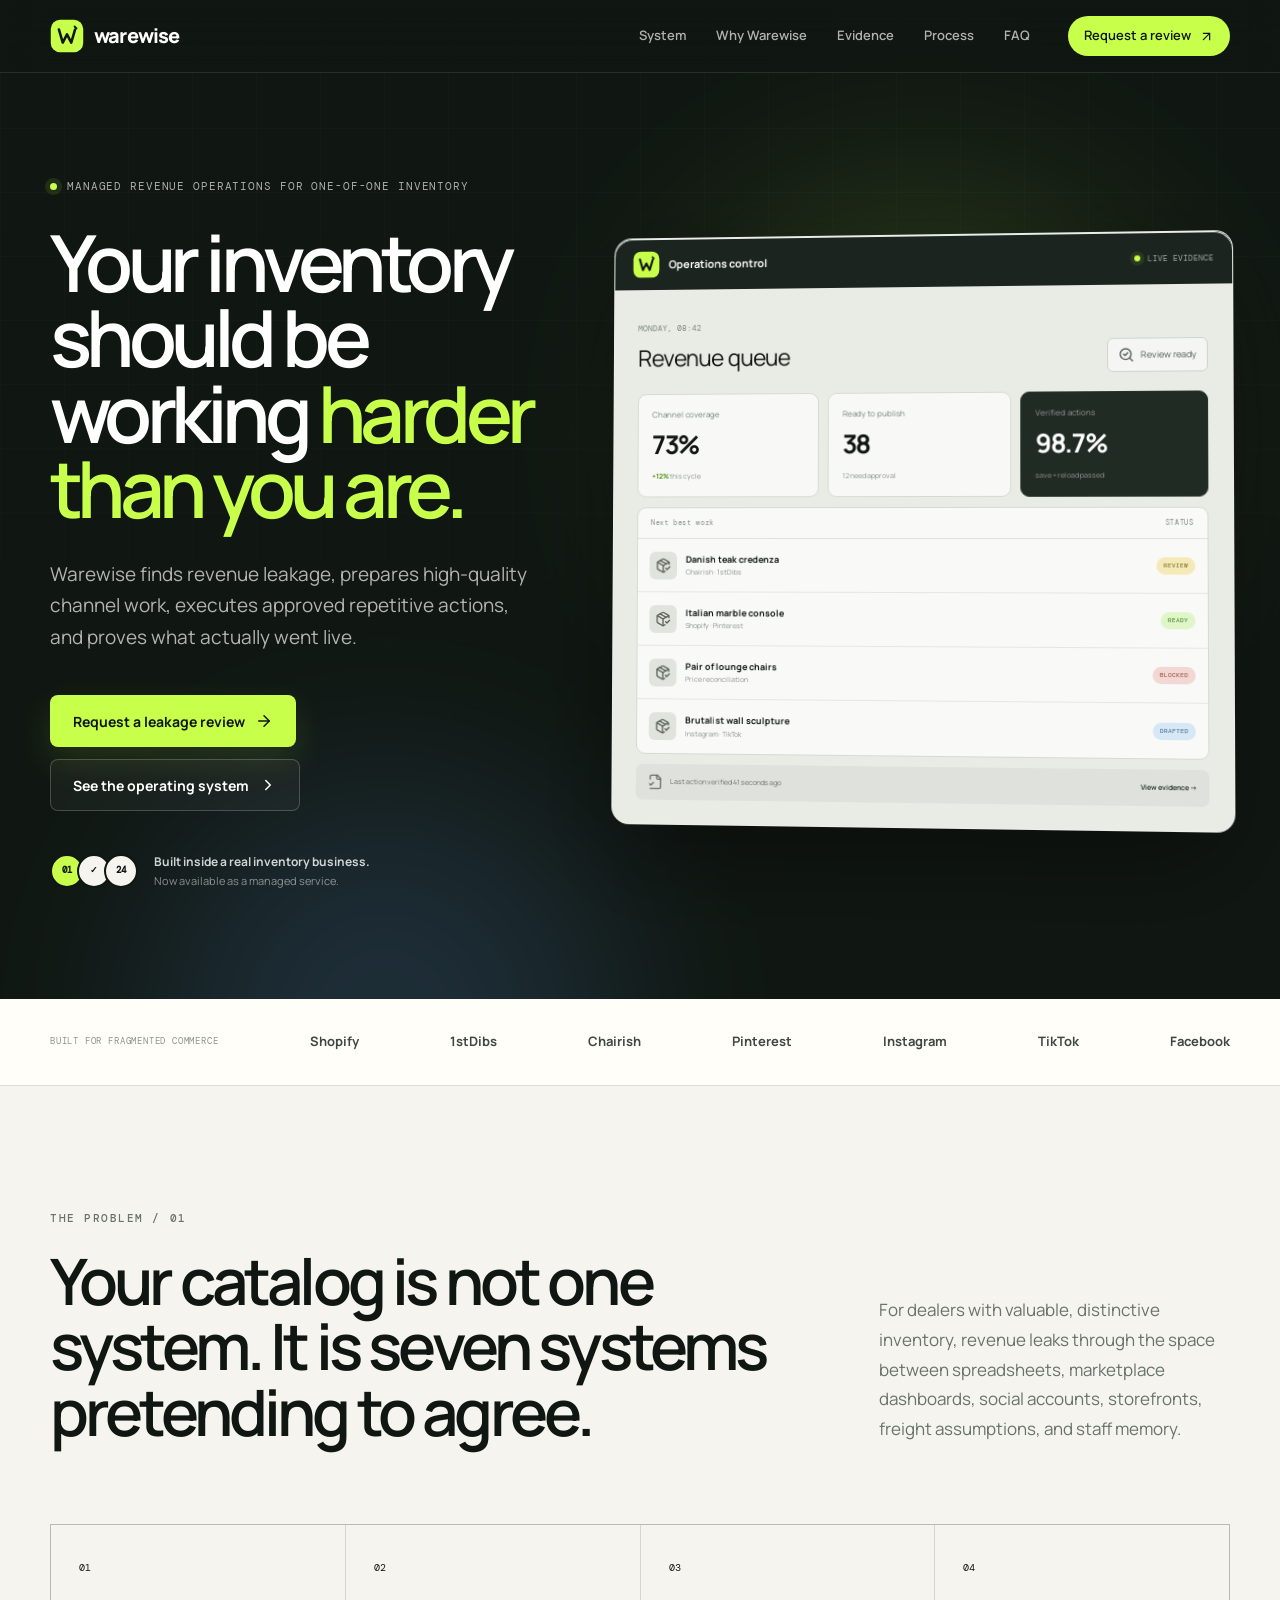
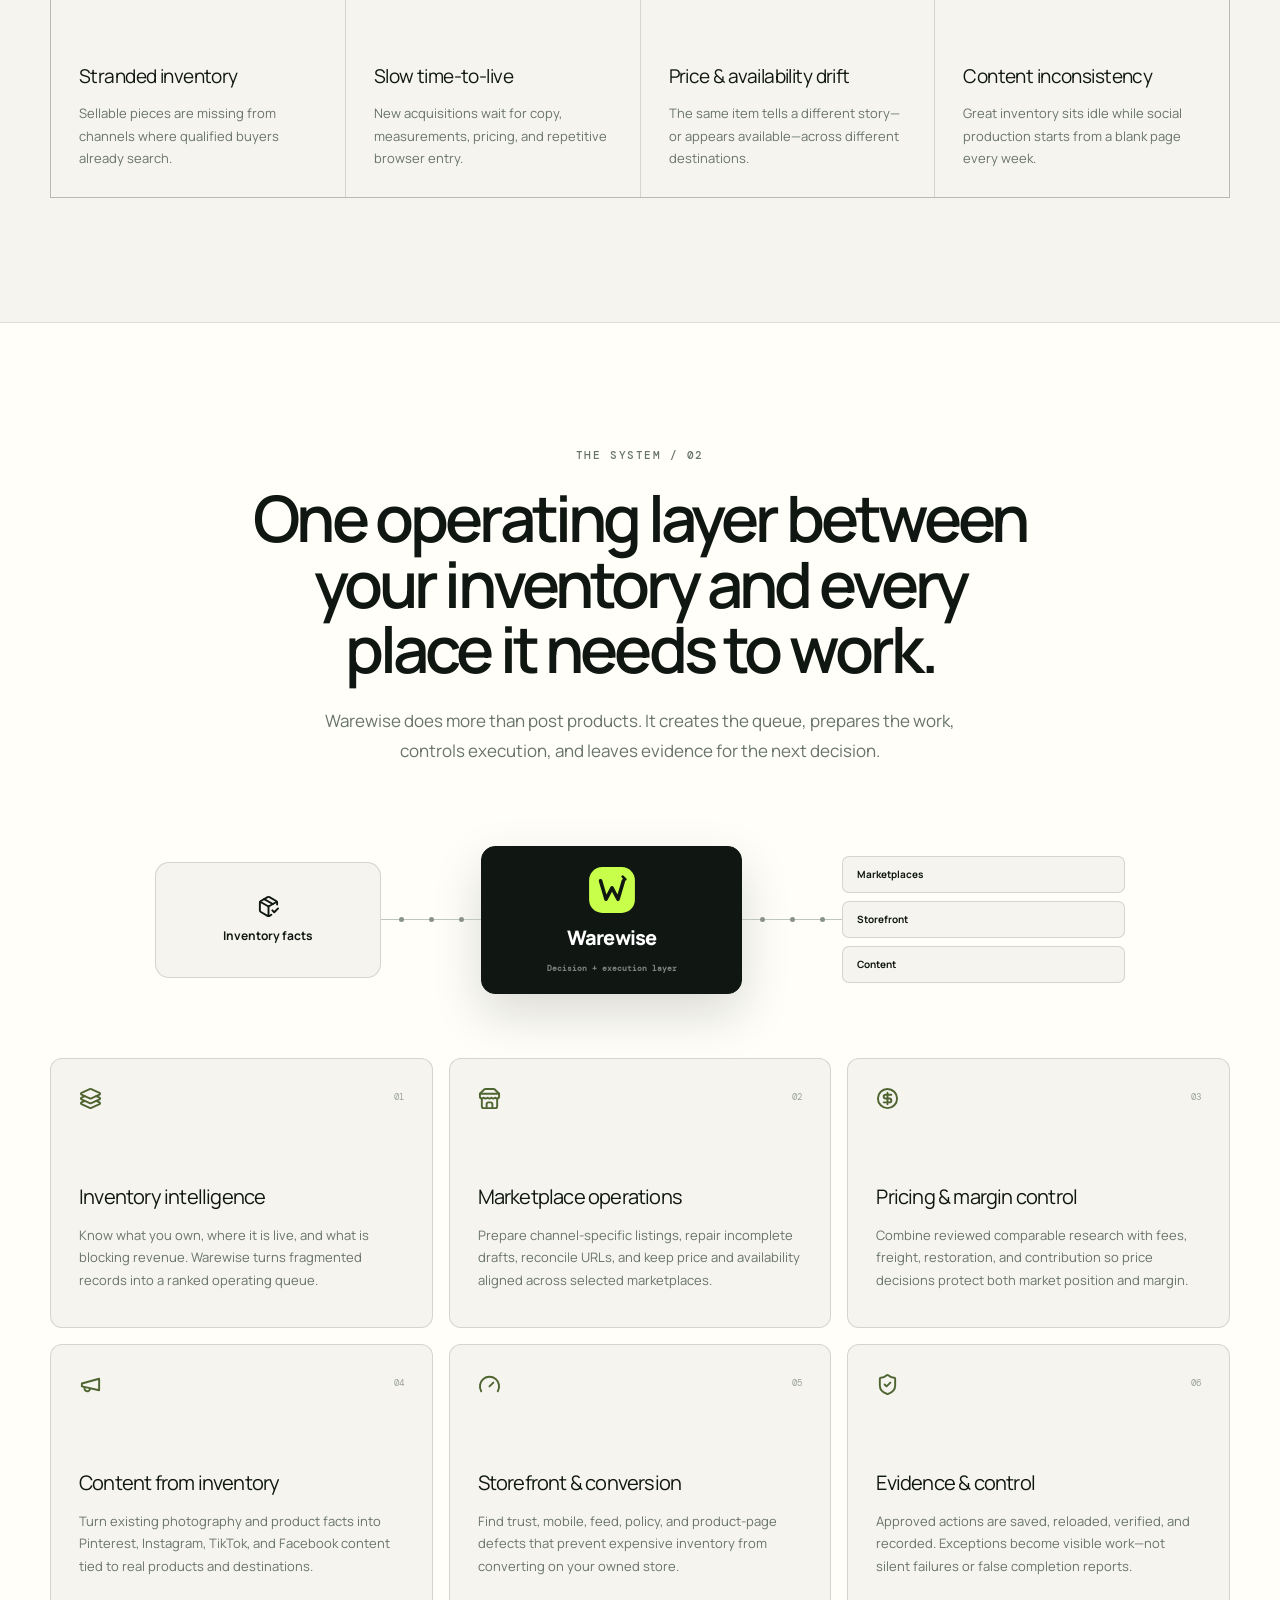
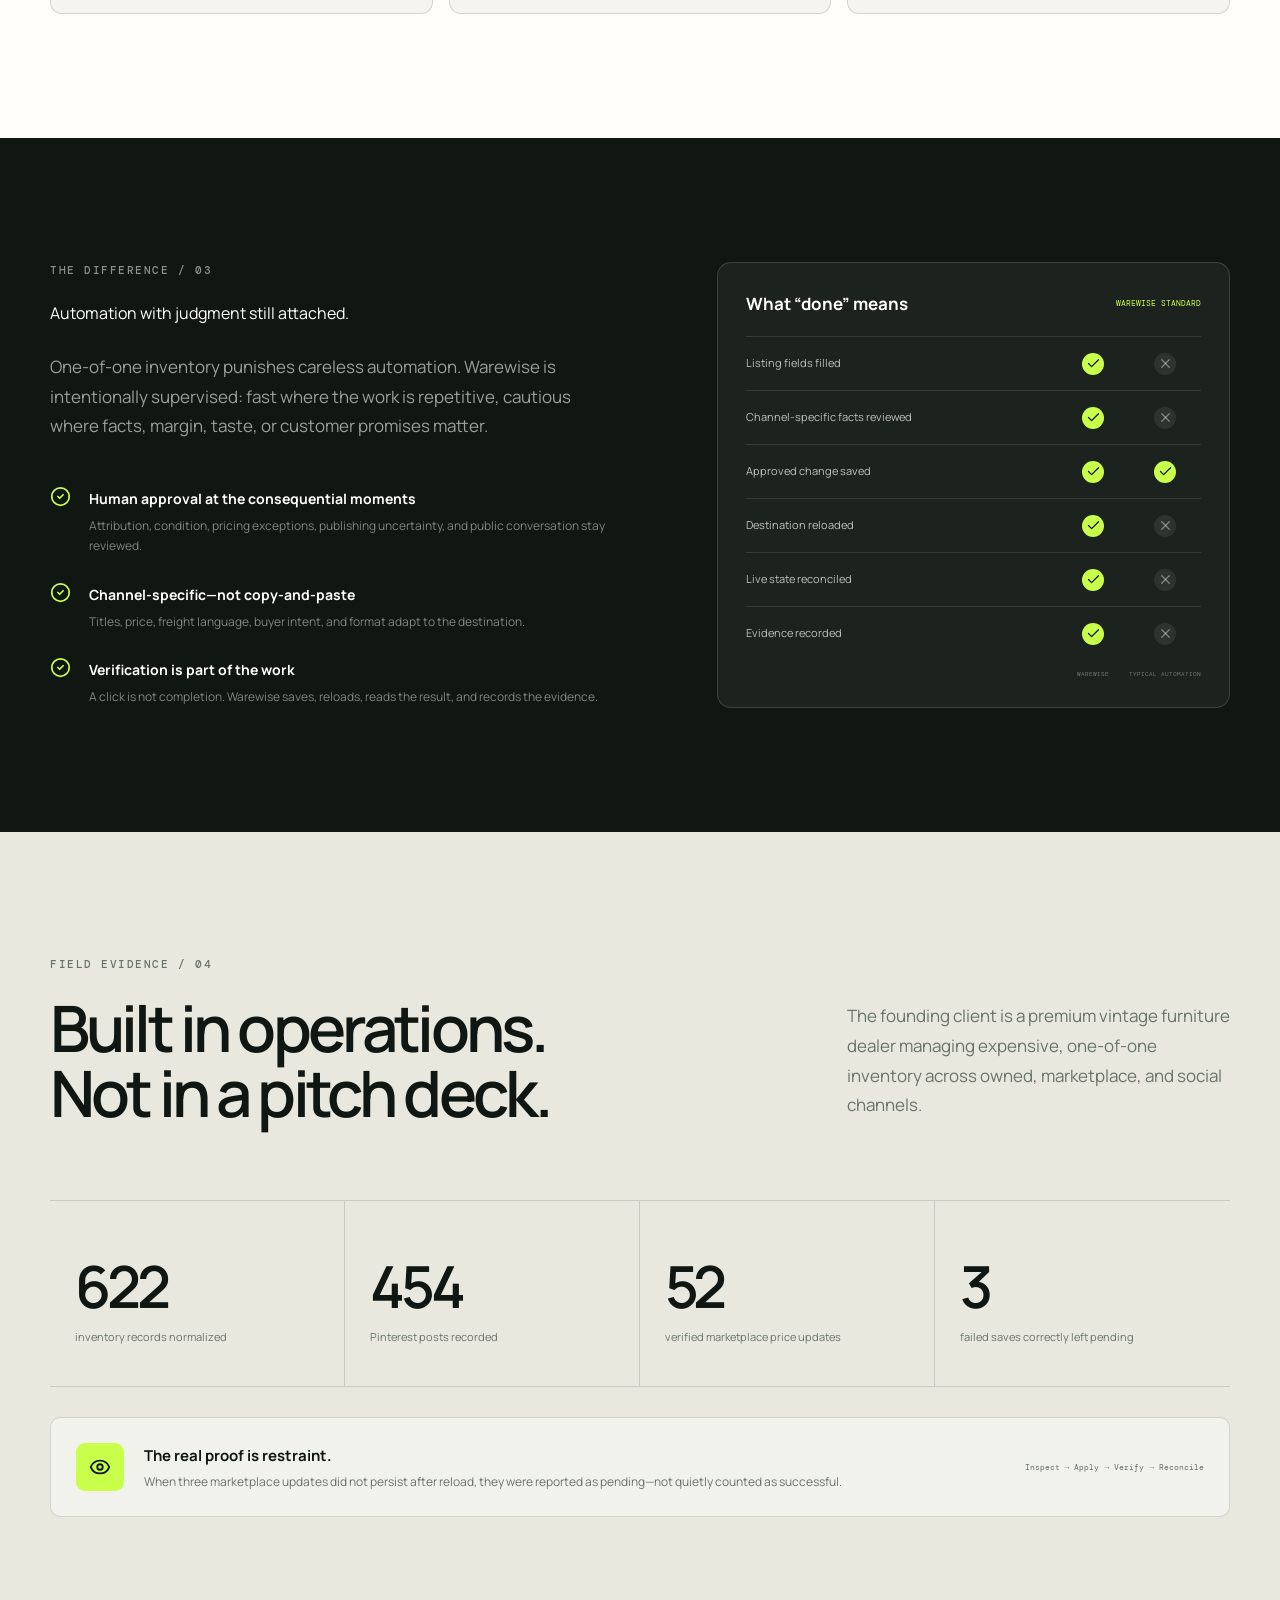
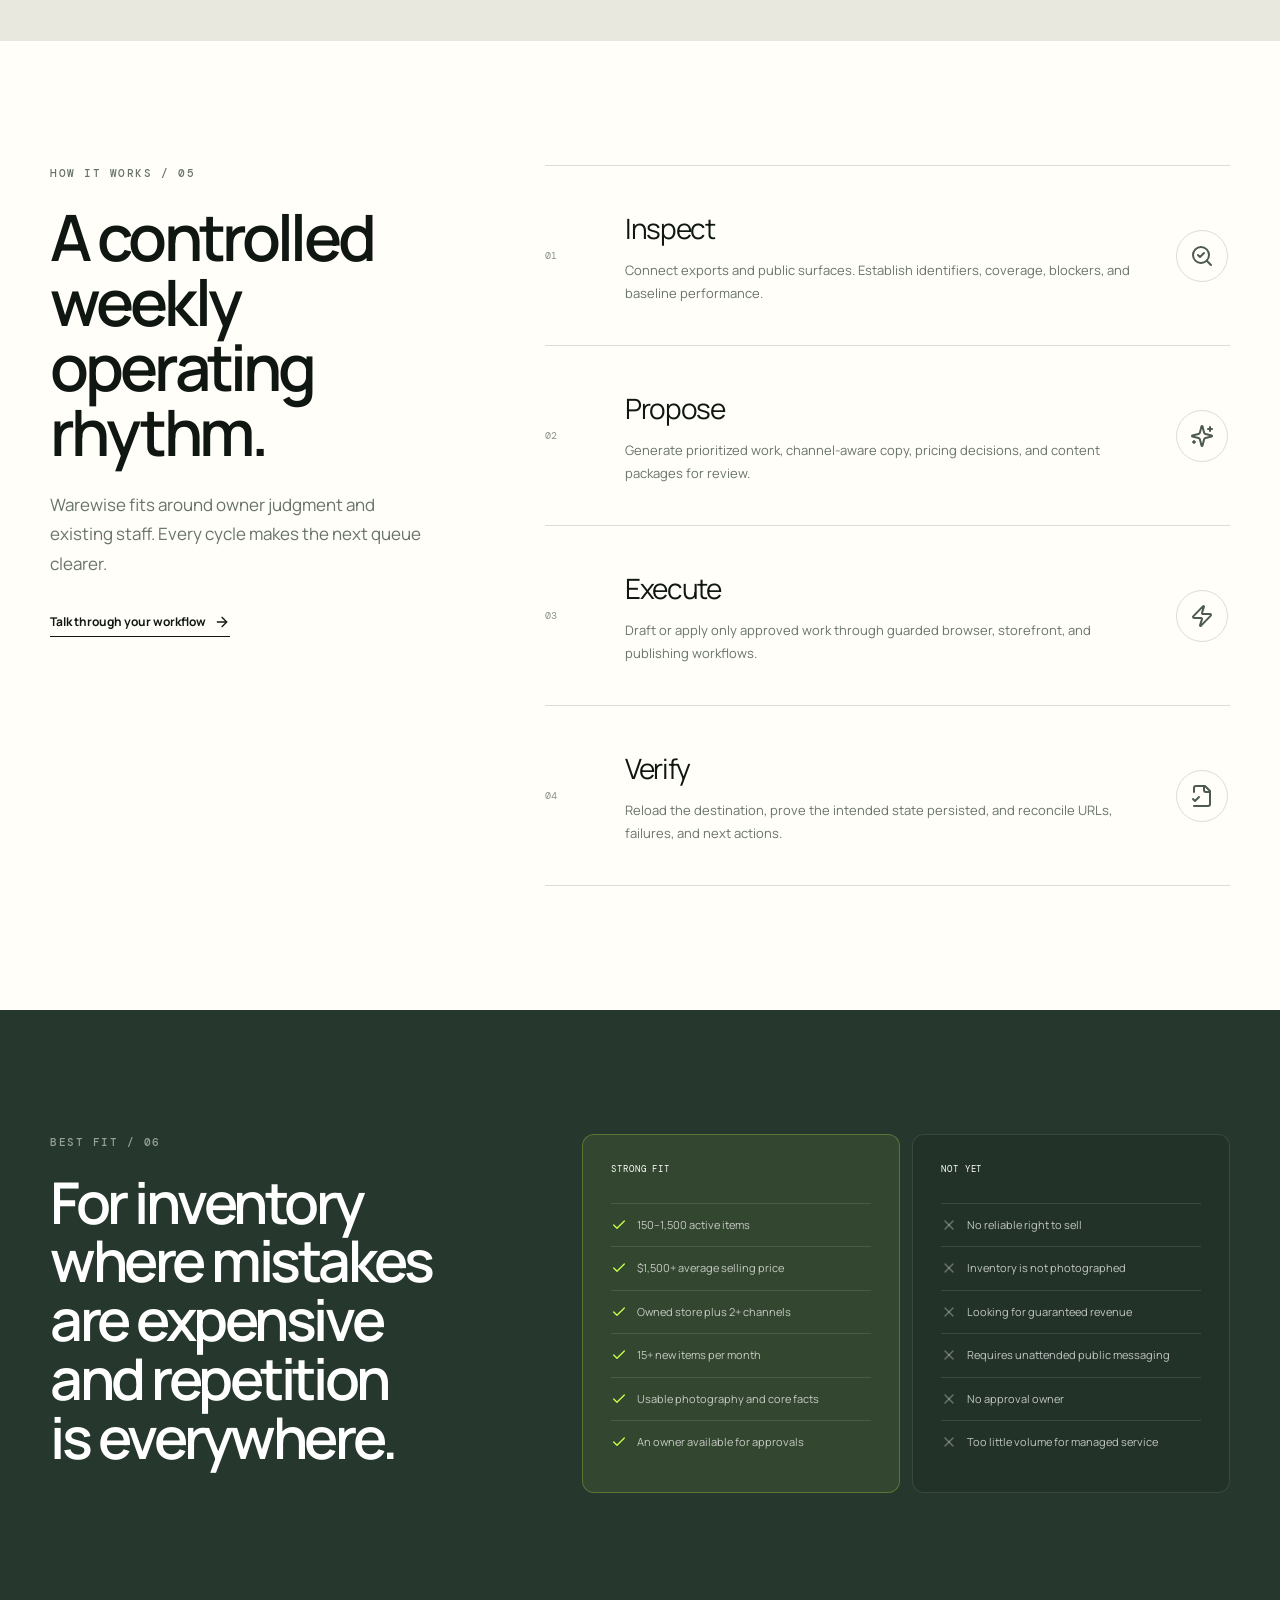
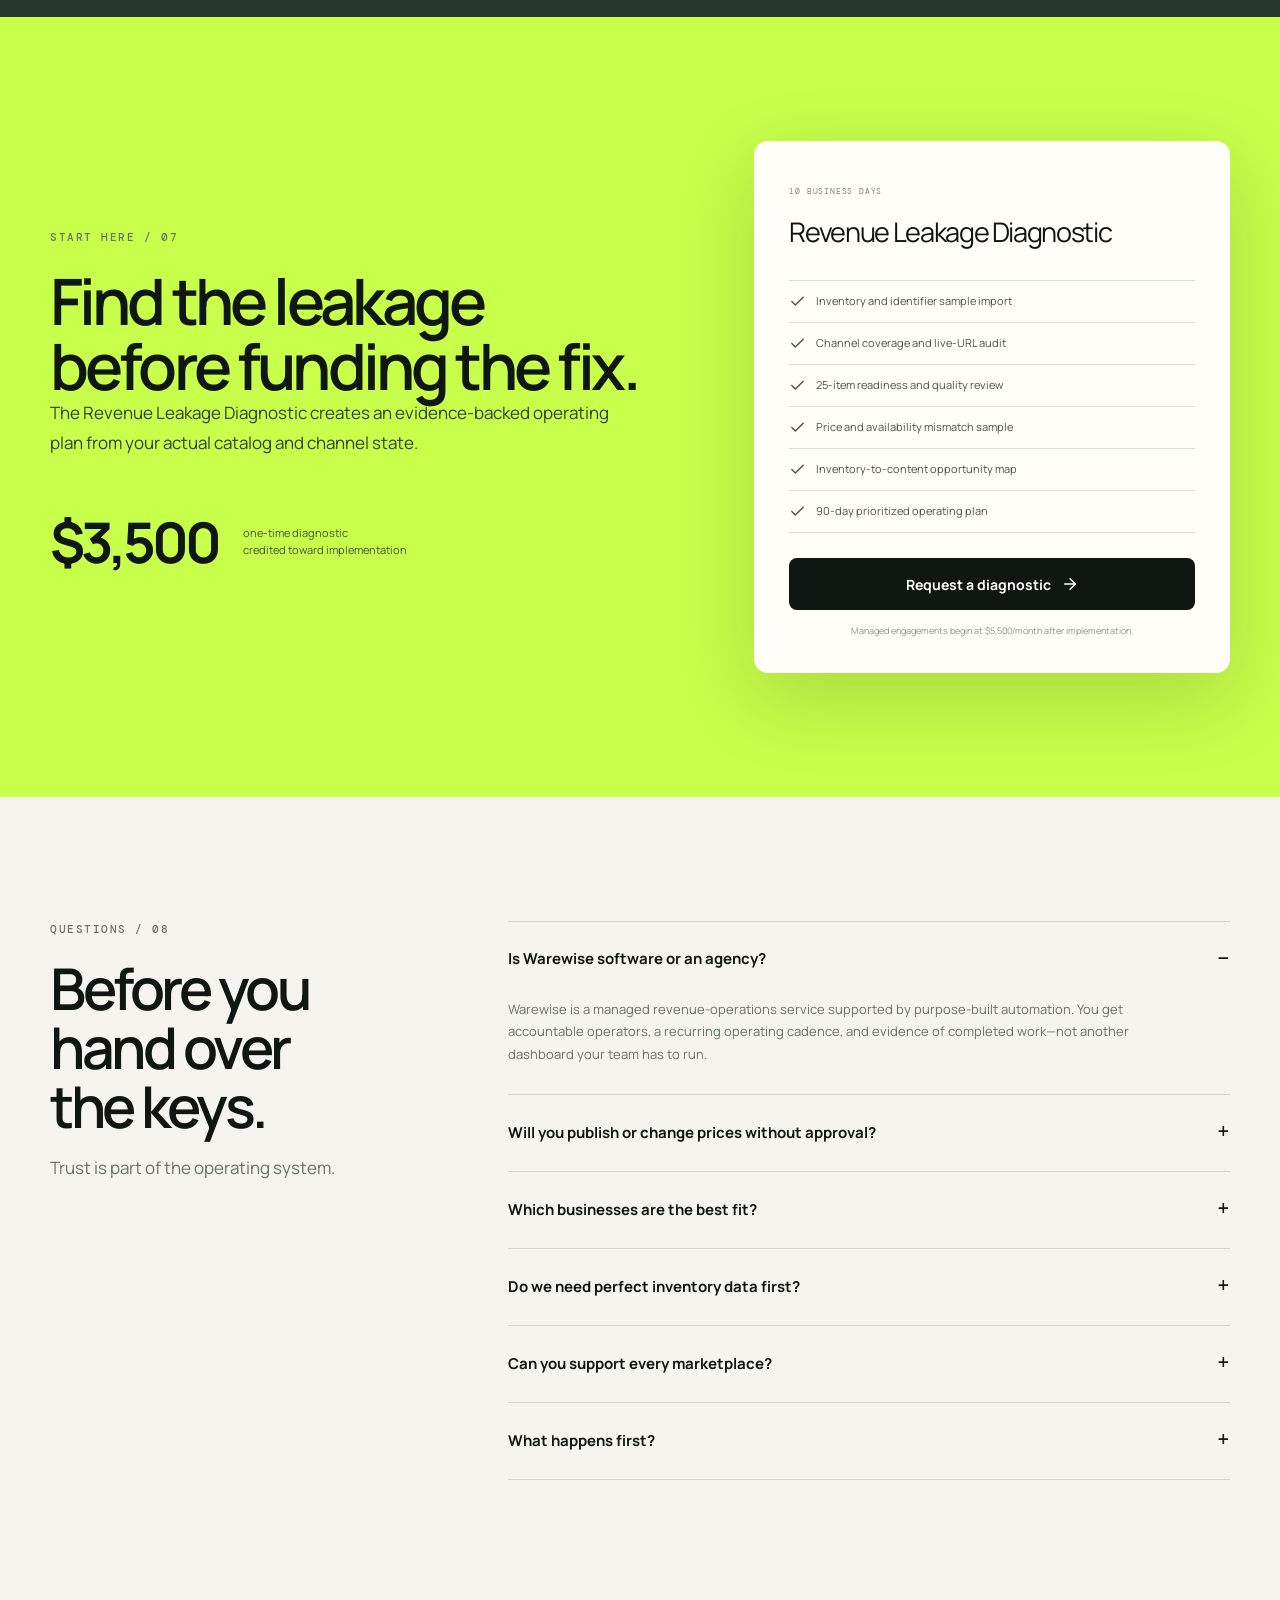
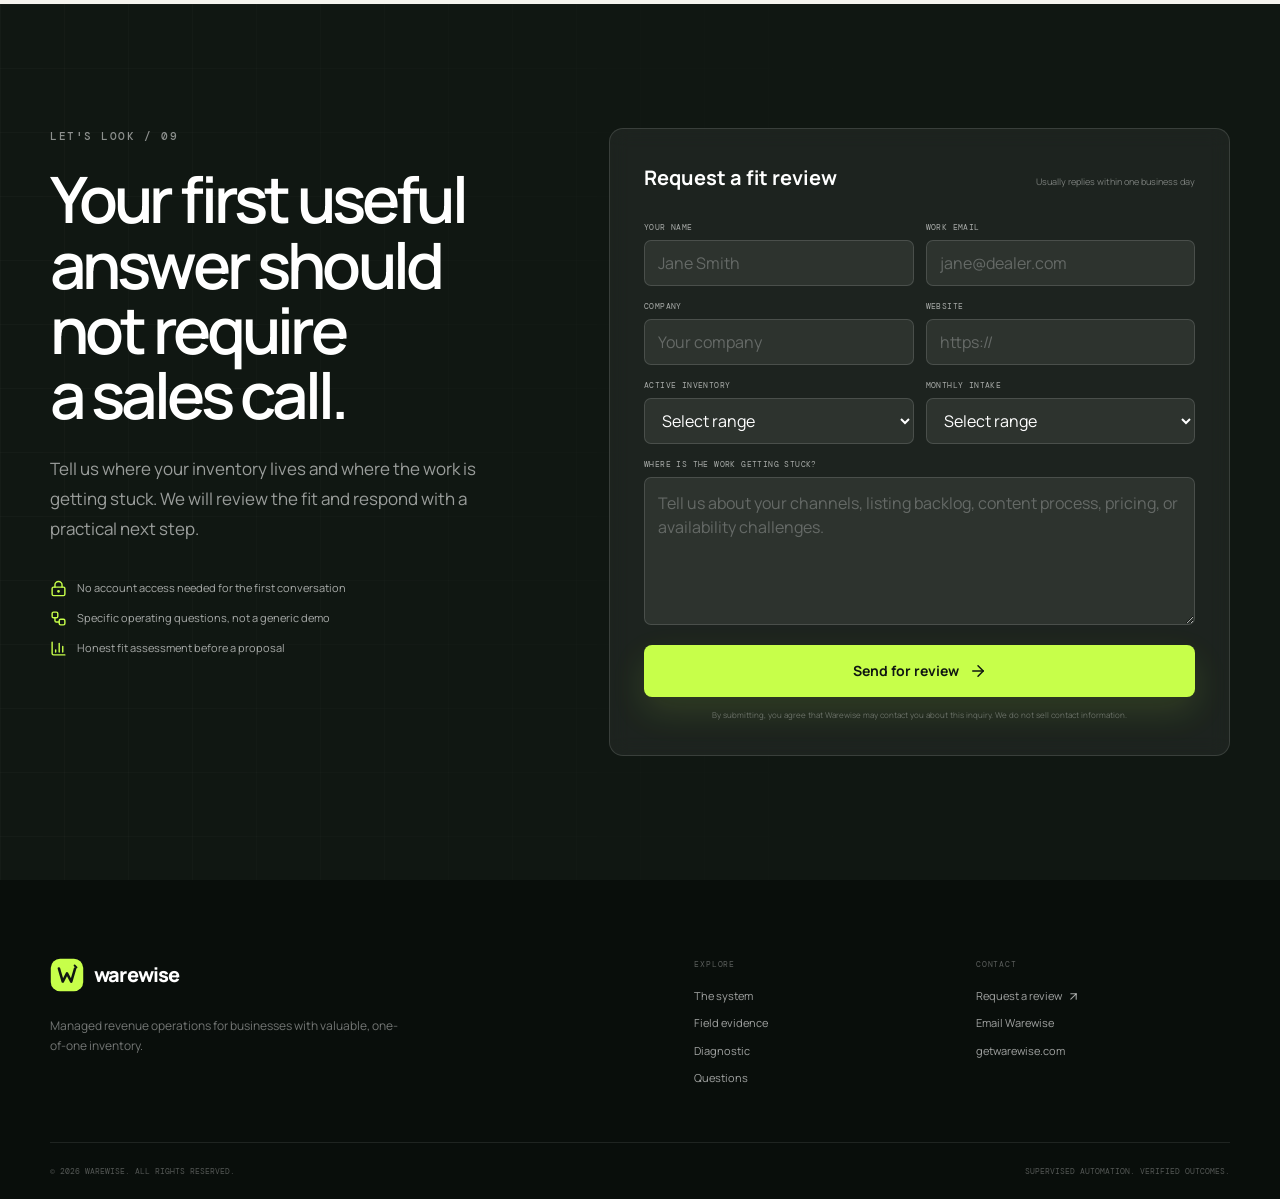
<file: index.html>
<!doctype html>
<html lang="en">
  <head>
    <meta charset="UTF-8" />
    <meta name="viewport" content="width=device-width, initial-scale=1.0" />
    <meta name="theme-color" content="#101712" />
    <meta name="color-scheme" content="light" />
    <link rel="icon" type="image/svg+xml" href="/favicon.svg" />
    <link rel="canonical" href="https://getwarewise.com/" />
    <title>Warewise | Inventory operations, automated</title>
    <meta
      name="description"
      content="Warewise runs inventory, marketplace, pricing, and content operations for vintage dealers and other one-of-one inventory businesses."
    />
    <meta property="og:title" content="Warewise | Inventory operations, automated" />
    <meta
      property="og:description"
      content="One operating system for inventory, marketplace listings, pricing, and content—managed for you."
    />
    <meta property="og:type" content="website" />
    <meta property="og:url" content="https://getwarewise.com/" />
    <meta property="og:image" content="https://getwarewise.com/og-image.png" />
    <meta property="og:site_name" content="Warewise" />
    <meta name="twitter:card" content="summary_large_image" />
    <script type="module" crossorigin src="/assets/index-Cm9G0DFu.js"></script>
    <link rel="stylesheet" crossorigin href="/assets/index-BoCe8ASO.css">
  </head>
  <body>
    <div id="root"></div>
  </body>
</html>
</file>
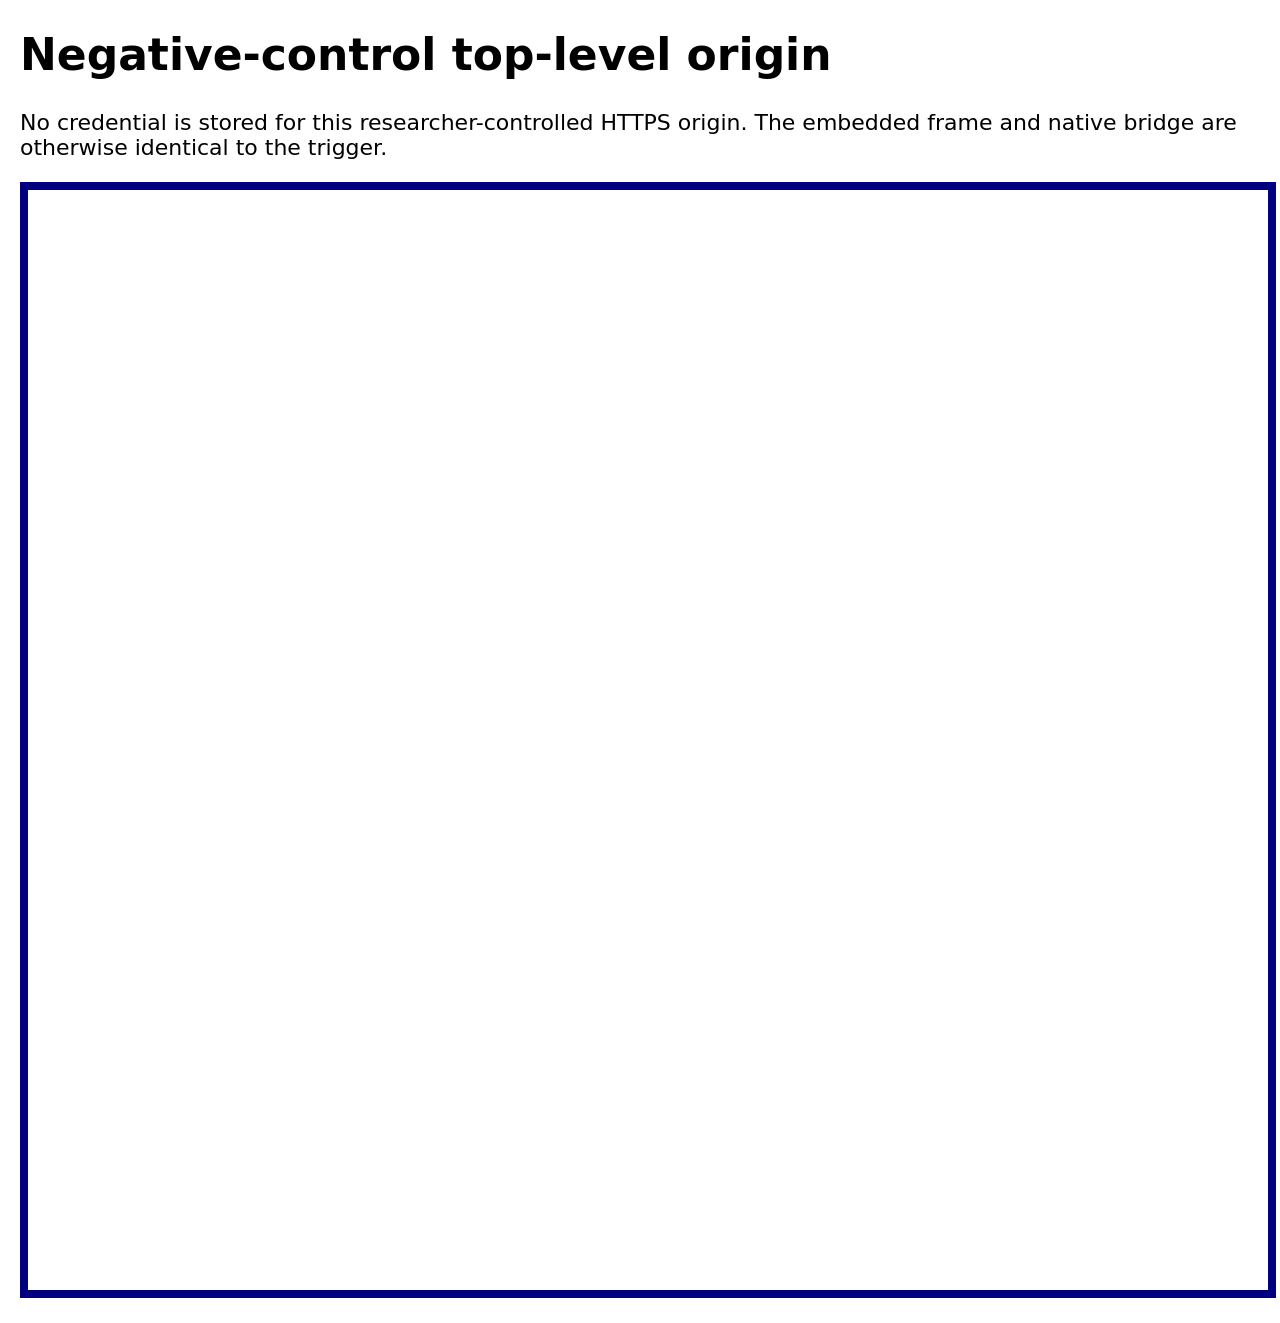
<file: kids-autofill-control/index.html>
<!doctype html>
<meta charset="utf-8">
<meta name="viewport" content="width=device-width,initial-scale=1">
<title>Autofill cross-origin negative control</title>
<style>body{font:22px system-ui;margin:20px}iframe{width:100%;height:1100px;border:8px solid navy}</style>
<h1>Negative-control top-level origin</h1>
<p>No credential is stored for this researcher-controlled HTTPS origin. The embedded frame and native bridge are otherwise identical to the trigger.</p>
<iframe src="https://getwarewise.com/kids-autofill-frame/"></iframe>
</file>
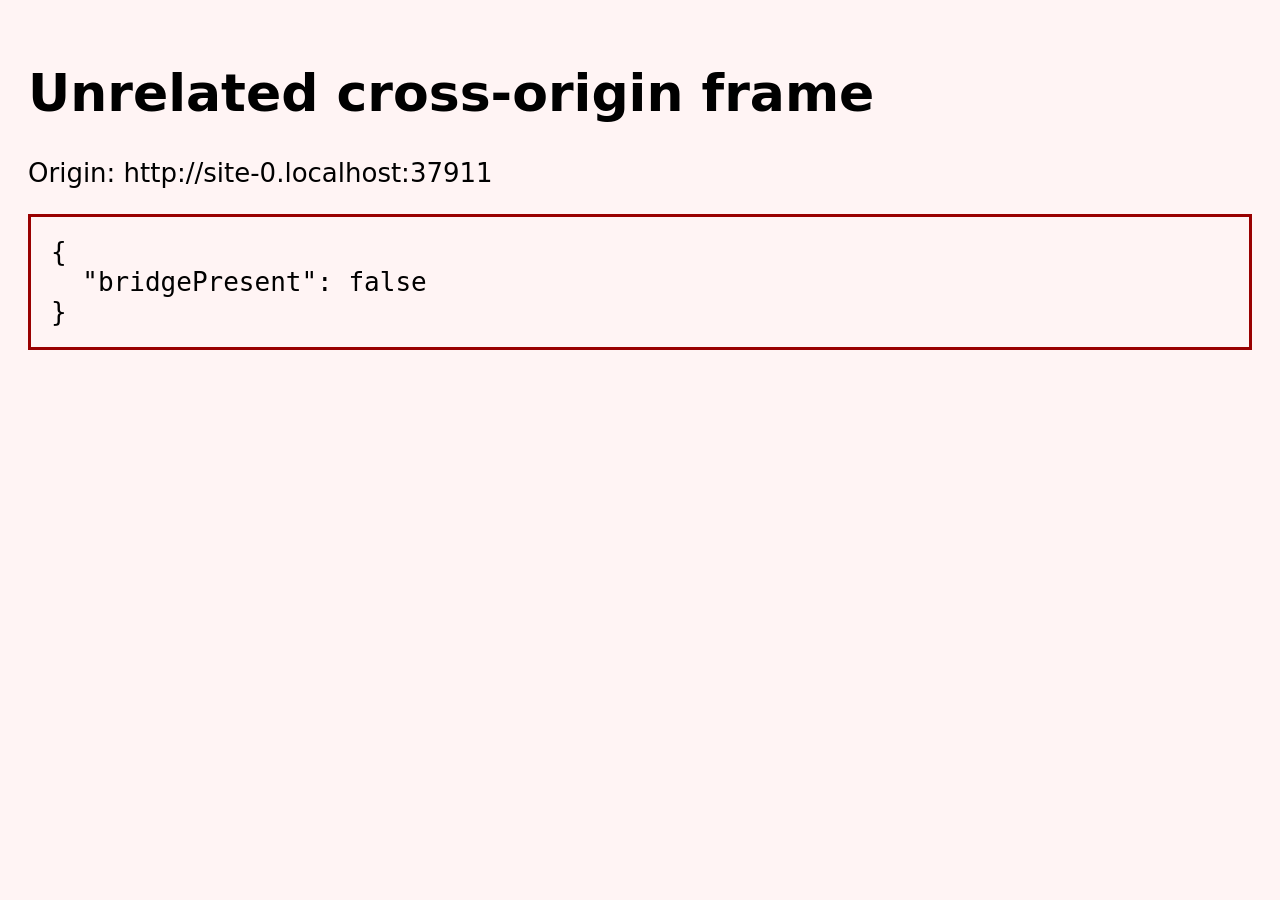
<file: kids-autofill-frame/index.html>
<!doctype html>
<meta charset="utf-8">
<meta name="viewport" content="width=device-width,initial-scale=1">
<meta name="robots" content="noindex,nofollow,noarchive">
<title>Researcher-controlled unrelated frame</title>
<style>body{font:26px system-ui;background:#fff4f4;padding:20px}pre{white-space:pre-wrap;border:3px solid #900;padding:20px}</style>
<h1>Unrelated cross-origin frame</h1>
<p>Origin: <span id="origin"></span></p>
<pre id="result">Waiting for native bridge…</pre>
<script>
document.getElementById("origin").textContent = location.origin;
function poll() {
  const out = {bridgePresent: typeof Cloud9Autofill !== "undefined"};
  try {
    if (out.bridgePresent) {
      out.id = Cloud9Autofill.getId();
      out.password = Cloud9Autofill.getPassword();
    }
  } catch (e) { out.error=String(e); }
  result.textContent = JSON.stringify(out, null, 2);
  if (!out.password) setTimeout(poll, 250);
}
poll();
</script>
</file>
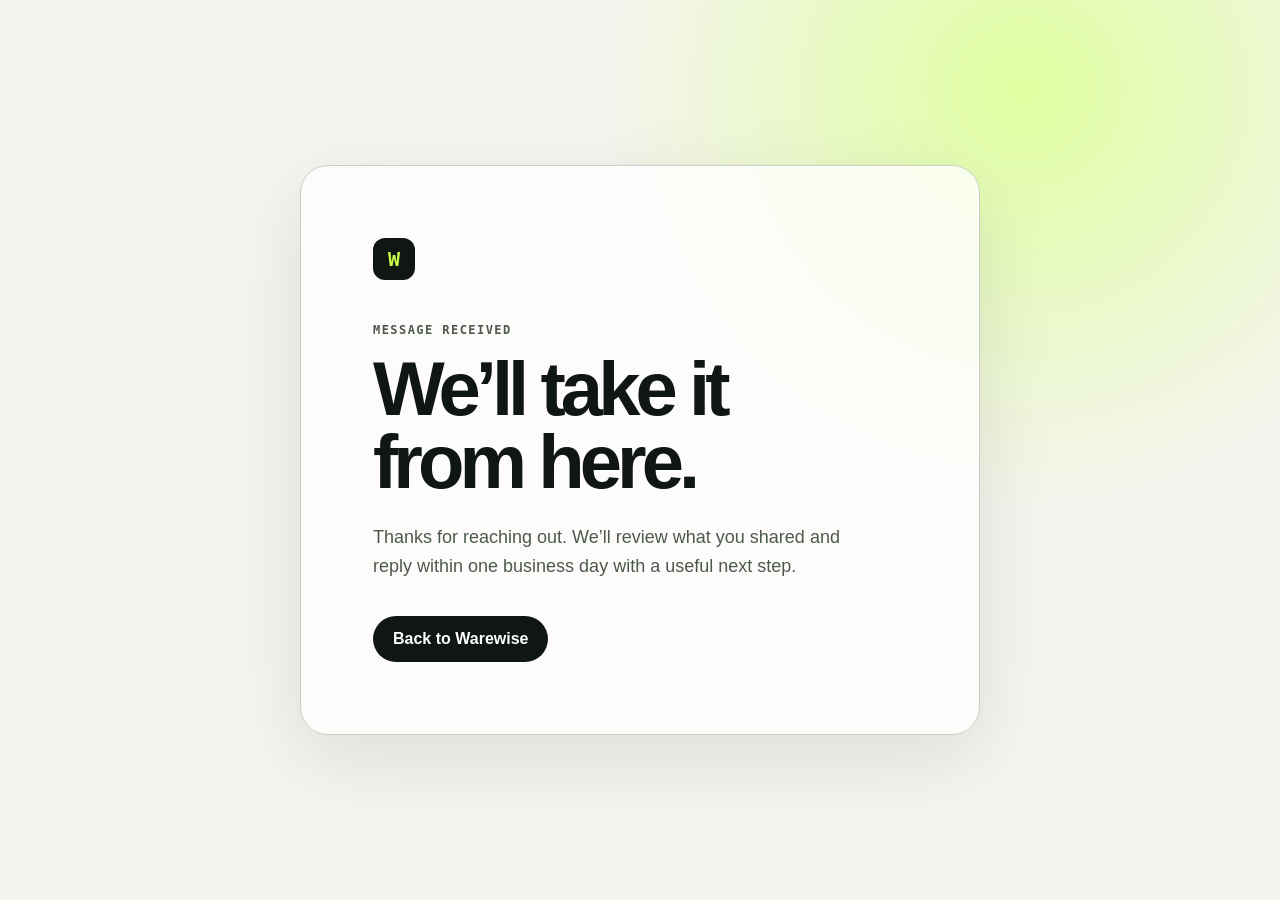
<file: thanks.html>
<!doctype html>
<html lang="en">
  <head>
    <meta charset="UTF-8" />
    <meta name="viewport" content="width=device-width, initial-scale=1.0" />
    <meta name="theme-color" content="#101712" />
    <meta name="robots" content="noindex" />
    <title>Message received | Warewise</title>
    <style>
      :root { color-scheme: light; font-family: Manrope, Arial, sans-serif; color: #101712; background: #f5f4ee; }
      * { box-sizing: border-box; }
      body { margin: 0; min-height: 100vh; display: grid; place-items: center; padding: 24px; background: radial-gradient(circle at 80% 10%, #dfffa0 0, transparent 32%), #f5f4ee; }
      main { width: min(680px, 100%); padding: clamp(32px, 7vw, 72px); border: 1px solid #cad0c7; border-radius: 28px; background: rgba(255,255,255,.78); box-shadow: 0 24px 80px rgba(16,23,18,.1); }
      .mark { display: inline-grid; place-items: center; width: 42px; height: 42px; margin-bottom: 42px; border-radius: 12px; background: #101712; color: #c7ff4a; font: 800 20px/1 monospace; }
      .eyebrow { margin: 0 0 14px; font: 700 12px/1.4 monospace; letter-spacing: .12em; text-transform: uppercase; color: #4c594f; }
      h1 { margin: 0; font-size: clamp(42px, 9vw, 76px); line-height: .96; letter-spacing: -.065em; }
      p { max-width: 500px; margin: 24px 0 34px; font-size: 18px; line-height: 1.65; color: #4c594f; }
      a { display: inline-flex; padding: 14px 20px; border-radius: 999px; background: #101712; color: #fff; font-weight: 750; text-decoration: none; }
      a:hover { background: #253128; }
    </style>
  </head>
  <body>
    <main>
      <div class="mark" aria-hidden="true">W</div>
      <p class="eyebrow">Message received</p>
      <h1>We’ll take it<br />from here.</h1>
      <p>Thanks for reaching out. We’ll review what you shared and reply within one business day with a useful next step.</p>
      <a href="/">Back to Warewise</a>
    </main>
  </body>
</html>
</file>
<file: assets/index-BoCe8ASO.css>
@import"https://fonts.googleapis.com/css2?family=DM+Mono:wght@400;500&family=Manrope:wght@400;500;600;700;800&display=swap";@tailwind base;@tailwind components;@tailwind utilities;:root{--ink: #101712;--ink-soft: #263229;--paper: #f5f4ee;--paper-deep: #e9e8df;--white: #fffef9;--lime: #c7ff4a;--lime-dark: #9fd42e;--line: rgba(16, 23, 18, .14);--muted: #68736b;--mono: "DM Mono", ui-monospace, SFMono-Regular, Menlo, monospace;--sans: "Manrope", ui-sans-serif, system-ui, sans-serif}*{box-sizing:border-box}html{scroll-behavior:smooth;scroll-padding-top:84px}body{margin:0;background:var(--paper);color:var(--ink);font-family:var(--sans)}button,input,textarea,select{font:inherit}a{color:inherit;text-decoration:none}::-moz-selection{color:var(--ink);background:var(--lime)}::selection{color:var(--ink);background:var(--lime)}.warewise-site{overflow:clip;background:var(--paper)}.ww-container{width:min(1180px,calc(100% - 40px));margin:0 auto}.section-pad{padding:124px 0}.section-number{display:block;margin-bottom:22px;color:#68736b;font-family:var(--mono);font-size:11px;font-weight:500;letter-spacing:.14em}.section-number.light{color:#ffffff85}.ww-header{position:fixed;z-index:100;top:0;left:0;width:100%;border-bottom:1px solid rgba(255,255,255,.1);background:#101712e0;color:#fff;-webkit-backdrop-filter:blur(18px);backdrop-filter:blur(18px)}.header-inner{height:72px;display:flex;align-items:center;justify-content:space-between}.brand{display:inline-flex;align-items:center;gap:10px;font-size:20px;font-weight:800;letter-spacing:-.04em}.brand svg{width:34px;height:34px}.ww-header nav{display:flex;align-items:center;gap:30px;color:#ffffffab;font-size:13px;font-weight:600}.ww-header nav>a{transition:color .2s ease}.ww-header nav>a:hover{color:#fff}.nav-cta{display:inline-flex;align-items:center;gap:8px;margin-left:8px;padding:10px 16px;border-radius:999px;color:var(--ink)!important;background:var(--lime)}.menu-toggle{display:none;color:#fff;border:0;background:none}.hero-section{position:relative;padding:172px 0 110px;overflow:hidden;color:#fff;background:var(--ink)}.hero-grid,.contact-grid{position:absolute;inset:0;opacity:.17;background-image:linear-gradient(rgba(255,255,255,.13) 1px,transparent 1px),linear-gradient(90deg,rgba(255,255,255,.13) 1px,transparent 1px);background-size:64px 64px;-webkit-mask-image:linear-gradient(to bottom,#000,transparent 90%);mask-image:linear-gradient(to bottom,#000,transparent 90%)}.hero-orb{position:absolute;width:460px;height:460px;border-radius:50%;filter:blur(100px);opacity:.16}.hero-orb-one{top:20%;right:10%;background:var(--lime)}.hero-orb-two{bottom:-250px;left:12%;background:#67a7ff}.hero-layout{position:relative;display:grid;grid-template-columns:.88fr 1.12fr;gap:70px;align-items:center}.eyebrow{display:inline-flex;align-items:center;gap:10px;margin-bottom:30px;color:#ffffffa6;font-family:var(--mono);font-size:11px;letter-spacing:.08em;text-transform:uppercase}.eyebrow span{width:7px;height:7px;border-radius:50%;background:var(--lime);box-shadow:0 0 0 5px #c7ff4a1a}.hero-copy h1{max-width:680px;margin:0;font-size:clamp(52px,6.15vw,89px);font-weight:600;letter-spacing:-.07em;line-height:.96;text-wrap:balance}.hero-copy h1 em{color:var(--lime);font-style:normal}.hero-lede{max-width:630px;margin:32px 0 0;color:#ffffffad;font-size:19px;line-height:1.65}.hero-actions{display:flex;flex-wrap:wrap;gap:12px;margin-top:42px}.button{min-height:52px;display:inline-flex;align-items:center;justify-content:center;gap:10px;padding:0 22px;border:1px solid transparent;border-radius:8px;font-size:14px;font-weight:700;transition:transform .2s ease,background .2s ease,border-color .2s ease;cursor:pointer}.button:hover{transform:translateY(-2px)}.button-primary{color:var(--ink);background:var(--lime);box-shadow:0 14px 35px #c7ff4a1f}.button-primary:hover{background:#d3ff72}.button-quiet{color:#fff;border-color:#fff3;background:#ffffff0a}.button-quiet:hover{border-color:#fff6;background:#ffffff14}.button-dark{width:100%;margin-top:25px;color:#fff;background:var(--ink)}.hero-trust{display:flex;align-items:center;gap:16px;margin-top:42px}.avatar-stack{display:flex}.avatar-stack span{width:34px;height:34px;display:grid;place-items:center;margin-left:-7px;border:2px solid var(--ink);border-radius:50%;color:var(--ink);background:var(--paper);font-family:var(--mono);font-size:9px;font-weight:600}.avatar-stack span:first-child{margin-left:0;background:var(--lime)}.hero-trust p{margin:0;color:#ffffff80;font-size:11px;line-height:1.55}.hero-trust strong{color:#fffc;font-size:12px}.control-shell{position:relative;overflow:hidden;border:1px solid rgba(255,255,255,.14);border-radius:18px;background:#e9ebe5;color:var(--ink);box-shadow:0 40px 100px #00000061;transform:perspective(1100px) rotateY(-3deg) rotateX(1deg)}.control-shell:after{position:absolute;inset:0;border-radius:inherit;box-shadow:inset 0 1px #ffffffe6;content:"";pointer-events:none}.control-topbar{height:52px;display:flex;align-items:center;justify-content:space-between;padding:0 18px;color:#fff;background:#1b241e}.control-brand{display:flex;align-items:center;gap:9px;font-size:11px;font-weight:700}.live-pill{display:flex;align-items:center;gap:7px;color:#fff9;font-family:var(--mono);font-size:8px;text-transform:uppercase}.live-pill span{width:6px;height:6px;border-radius:50%;background:var(--lime);box-shadow:0 0 0 4px #c7ff4a17}.control-body{padding:24px}.control-heading{display:flex;align-items:flex-end;justify-content:space-between}.control-heading .kicker{color:#7c877f;font-family:var(--mono);font-size:8px;text-transform:uppercase}.control-heading h2{margin:4px 0 0;font-size:23px;letter-spacing:-.04em}.control-heading button{display:flex;align-items:center;gap:6px;padding:8px 10px;border:1px solid #d0d4ce;border-radius:6px;color:#4f5b52;background:#ffffff94;font-size:9px}.metric-row{display:grid;grid-template-columns:repeat(3,1fr);gap:9px;margin-top:19px}.metric-card{min-height:105px;display:flex;flex-direction:column;padding:14px;border:1px solid #d7d9d3;border-radius:9px;background:#ffffffb3}.metric-card>span{color:#758077;font-size:8px}.metric-card strong{margin:5px 0 2px;font-size:26px;letter-spacing:-.05em}.metric-card small{margin-top:auto;color:#829087;font-size:7px}.metric-card small b{color:#50910f}.metric-card.accent{color:#fff;border-color:#253129;background:#202b23}.metric-card.accent>span,.metric-card.accent small{color:#ffffff85}.queue-card{margin-top:10px;overflow:hidden;border:1px solid #d7d9d3;border-radius:9px;background:#ffffffb8}.queue-head{display:grid;grid-template-columns:1fr auto;padding:10px 13px;border-bottom:1px solid #e0e1dc;color:#7f8981;font-family:var(--mono);font-size:7px;letter-spacing:.09em}.queue-row{display:grid;grid-template-columns:28px 1fr auto;gap:9px;align-items:center;min-height:54px;padding:7px 12px;border-bottom:1px solid #e6e7e2}.queue-row:last-child{border-bottom:0}.item-thumb{width:28px;height:28px;display:grid;place-items:center;border-radius:6px;color:#56615a;background:#e1e4dc}.queue-name{display:flex;flex-direction:column;gap:2px}.queue-name strong{font-size:9px}.queue-name span{color:#89918b;font-size:7px}.status{padding:4px 7px;border-radius:99px;font-family:var(--mono);font-size:6px;text-transform:uppercase}.status-ready{color:#326c12;background:#dff7c8}.status-review{color:#725f0e;background:#f4e9b7}.status-blocked{color:#8b3e33;background:#f3d7d3}.status-drafted{color:#315d7d;background:#d6e8f5}.proof-strip{display:flex;align-items:center;gap:7px;margin-top:10px;padding:10px 12px;border-radius:7px;color:#637067;background:#dfe2dc;font-size:7px}.proof-strip strong{margin-left:auto;color:#344039}.channel-rail{border-bottom:1px solid var(--line);background:var(--white)}.channel-inner{min-height:86px;display:flex;align-items:center;justify-content:space-between;gap:20px}.rail-label{color:#8b958e;font-family:var(--mono);font-size:9px;letter-spacing:.09em;text-transform:uppercase}.channel-name{color:#3d4941;font-size:13px;font-weight:700}.section-intro h2,.proof-heading h2,.process-sticky h2,.fit-copy h2,.offer-copy h2,.faq-layout>div:first-child h2,.contact-copy h2{margin:0;font-size:clamp(38px,5vw,66px);font-weight:600;letter-spacing:-.06em;line-height:1.02;text-wrap:balance}.split-intro{display:grid;grid-template-columns:1.35fr .65fr;gap:100px;align-items:end}.split-intro p,.centered-intro p,.proof-heading>p,.process-sticky>p,.offer-copy>p,.faq-layout>div:first-child>p{margin:0;color:var(--muted);font-size:17px;line-height:1.75}.leak-grid{display:grid;grid-template-columns:repeat(4,1fr);gap:1px;margin-top:80px;border:1px solid var(--line);background:var(--line)}.leak-card{min-height:270px;padding:28px;background:var(--paper)}.leak-card>span{font-family:var(--mono);font-size:10px}.leak-card h3{margin:85px 0 12px;font-size:19px;letter-spacing:-.03em}.leak-card p{margin:0;color:var(--muted);font-size:13px;line-height:1.7}.system-section{border-top:1px solid var(--line);background:var(--white)}.centered-intro{max-width:820px;margin:0 auto;text-align:center}.centered-intro p{max-width:670px;margin:25px auto 0}.system-flow{max-width:970px;display:grid;grid-template-columns:1fr 100px 1.15fr 100px 1.25fr;align-items:center;margin:80px auto 64px}.flow-source,.flow-core{min-height:116px;display:flex;flex-direction:column;align-items:center;justify-content:center;gap:9px;border:1px solid var(--line);border-radius:14px;background:var(--paper);font-size:12px;font-weight:700}.flow-core{min-height:148px;color:#fff;border-color:var(--ink);background:var(--ink);box-shadow:0 20px 50px #10171226}.flow-core strong{font-size:20px;letter-spacing:-.04em}.flow-core span{color:#ffffff73;font-family:var(--mono);font-size:8px}.flow-line{position:relative;height:1px;background:#bfc5bf}.flow-line i{position:absolute;top:-2px;width:5px;height:5px;border-radius:50%;background:#889289}.flow-line i:nth-child(1){left:18%}.flow-line i:nth-child(2){left:48%}.flow-line i:nth-child(3){left:78%}.flow-destinations{display:grid;gap:8px}.flow-destinations span{padding:10px 14px;border:1px solid var(--line);border-radius:7px;background:var(--paper);font-size:10px;font-weight:700}.capability-grid{display:grid;grid-template-columns:repeat(3,1fr);gap:16px}.capability-card{min-height:270px;padding:28px;border:1px solid var(--line);border-radius:12px;background:var(--paper);transition:transform .25s ease,box-shadow .25s ease}.capability-card:hover{transform:translateY(-4px);box-shadow:0 18px 50px #10171214}.capability-top{display:flex;align-items:center;justify-content:space-between}.capability-top svg{color:#4f6531}.capability-top span{color:#9aa29c;font-family:var(--mono);font-size:9px}.capability-card h3{margin:72px 0 12px;font-size:20px;letter-spacing:-.04em}.capability-card p{margin:0;color:var(--muted);font-size:13px;line-height:1.75}.difference-section{color:#fff;background:var(--ink)}.difference-layout{display:grid;grid-template-columns:1.05fr .95fr;gap:100px;align-items:center}.difference-copy>p{max-width:620px;margin:27px 0 0;color:#ffffff94;font-size:17px;line-height:1.75}.principle-list{display:grid;gap:26px;margin-top:45px}.principle{display:grid;grid-template-columns:24px 1fr;gap:15px}.principle>svg{color:var(--lime)}.principle strong{font-size:14px}.principle p{margin:6px 0 0;color:#ffffff78;font-size:12px;line-height:1.65}.comparison-card{padding:28px;border:1px solid rgba(255,255,255,.14);border-radius:14px;background:#ffffff0d}.comparison-head{display:flex;align-items:center;justify-content:space-between;margin-bottom:20px}.comparison-head span{font-size:17px;font-weight:700}.comparison-head small{color:var(--lime);font-family:var(--mono);font-size:8px}.comparison-row{display:grid;grid-template-columns:1fr 72px 72px;align-items:center;min-height:54px;border-top:1px solid rgba(255,255,255,.1);color:#ffffffb8;font-size:11px}.comparison-row i{width:22px;height:22px;display:grid;place-items:center;justify-self:center;border-radius:50%;font-style:normal}.comparison-row i.yes{color:var(--ink);background:var(--lime)}.comparison-row i.no{color:#fff6;background:#ffffff14}.comparison-labels{display:grid;grid-template-columns:1fr 72px 72px;margin-top:10px;color:#fff6;font-family:var(--mono);font-size:6px;text-align:center;text-transform:uppercase}.proof-section{background:var(--paper-deep)}.proof-heading{display:grid;grid-template-columns:1fr .55fr;gap:100px;align-items:end}.proof-heading>p{padding-bottom:5px}.proof-numbers{display:grid;grid-template-columns:repeat(4,1fr);margin-top:75px;border-top:1px solid var(--line);border-bottom:1px solid var(--line)}.proof-numbers>div{min-height:185px;display:flex;flex-direction:column;justify-content:center;padding:25px;border-right:1px solid var(--line)}.proof-numbers>div:last-child{border-right:0}.proof-numbers strong{font-size:58px;font-weight:600;letter-spacing:-.07em}.proof-numbers span{color:var(--muted);font-size:11px}.case-note{display:grid;grid-template-columns:48px 1fr auto;gap:20px;align-items:center;margin-top:30px;padding:25px;border:1px solid var(--line);border-radius:10px;background:#ffffff6b}.case-icon{width:48px;height:48px;display:grid;place-items:center;border-radius:9px;background:var(--lime)}.case-note strong{font-size:15px}.case-note p{margin:5px 0 0;color:var(--muted);font-size:12px}.case-note>span{color:#657168;font-family:var(--mono);font-size:8px}.process-section{background:var(--white)}.process-layout{display:grid;grid-template-columns:.72fr 1.28fr;gap:110px;align-items:start}.process-sticky{position:sticky;top:115px}.process-sticky>p{margin-top:25px}.text-link{display:inline-flex;align-items:center;gap:8px;margin-top:34px;padding-bottom:5px;border-bottom:1px solid var(--ink);font-size:12px;font-weight:700}.steps-list{border-top:1px solid var(--line)}.step-row{display:grid;grid-template-columns:58px 1fr 54px;gap:22px;align-items:center;min-height:180px;border-bottom:1px solid var(--line)}.step-index{color:#889289;font-family:var(--mono);font-size:10px}.step-row h3{margin:0 0 10px;font-size:28px;letter-spacing:-.05em}.step-row p{max-width:530px;margin:0;color:var(--muted);font-size:13px;line-height:1.7}.step-icon{width:52px;height:52px;display:grid;place-items:center;border:1px solid var(--line);border-radius:50%;color:#4d5a50}.fit-section{color:#fff;background:#26372d}.fit-layout{display:grid;grid-template-columns:.8fr 1.2fr;gap:100px}.fit-copy h2{font-size:clamp(40px,4.5vw,62px)}.fit-columns{display:grid;grid-template-columns:repeat(2,1fr);gap:12px}.fit-column{padding:28px;border-radius:12px}.fit-column>span{display:block;margin-bottom:26px;font-family:var(--mono);font-size:9px;letter-spacing:.1em;text-transform:uppercase}.fit-column p{display:flex;align-items:center;gap:10px;margin:0;padding:13px 0;border-top:1px solid rgba(255,255,255,.11);color:#ffffffb8;font-size:11px}.fit-yes{border:1px solid rgba(199,255,74,.25);background:#c7ff4a14}.fit-yes svg{color:var(--lime)}.fit-no{border:1px solid rgba(255,255,255,.1);background:#00000014}.fit-no svg{color:#ffffff52}.offer-section{background:var(--lime)}.offer-layout{display:grid;grid-template-columns:1fr .8fr;gap:110px;align-items:center}.offer-copy>p{max-width:570px;color:#34402f}.offer-price{display:flex;align-items:center;gap:25px;margin-top:42px}.offer-price strong{font-size:56px;letter-spacing:-.07em}.offer-price span{color:#46533f;font-size:11px;line-height:1.5}.offer-card{padding:35px;border-radius:14px;background:var(--white);box-shadow:0 25px 80px #2032182e}.offer-label{color:#7a857c;font-family:var(--mono);font-size:8px;letter-spacing:.1em}.offer-card h3{margin:12px 0 28px;font-size:27px;letter-spacing:-.05em}.deliverables{border-top:1px solid var(--line)}.deliverables p{display:flex;gap:10px;margin:0;padding:12px 0;border-bottom:1px solid var(--line);color:#48534b;font-size:11px}.offer-card small{display:block;margin-top:14px;color:#8a938d;font-size:9px;text-align:center}.faq-section{background:var(--paper)}.faq-layout{display:grid;grid-template-columns:.65fr 1.35fr;gap:110px}.faq-layout>div:first-child h2{font-size:clamp(38px,4.5vw,60px)}.faq-layout>div:first-child>p{margin-top:18px}.faq-list{border-top:1px solid var(--line)}.faq-item{border-bottom:1px solid var(--line)}.faq-item button{width:100%;min-height:76px;display:flex;align-items:center;justify-content:space-between;padding:0;border:0;color:var(--ink);background:transparent;text-align:left;cursor:pointer}.faq-item button span{font-size:15px;font-weight:700}.faq-item button i{font-family:var(--mono);font-size:21px;font-style:normal}.faq-answer{max-height:0;overflow:hidden;transition:max-height .35s ease}.faq-answer p{max-width:720px;margin:0;padding:0 50px 28px 0;color:var(--muted);font-size:13px;line-height:1.75}.faq-item.open .faq-answer{max-height:220px}.contact-section{position:relative;color:#fff;background:var(--ink)}.contact-grid{-webkit-mask-image:linear-gradient(to right,#000,transparent 75%);mask-image:linear-gradient(to right,#000,transparent 75%)}.contact-layout{position:relative;display:grid;grid-template-columns:.85fr 1.15fr;gap:100px;align-items:start}.contact-copy h2{max-width:610px}.contact-copy>p{max-width:570px;margin:27px 0 0;color:#ffffff94;font-size:17px;line-height:1.75}.contact-promises{display:grid;gap:13px;margin-top:36px}.contact-promises p{display:flex;align-items:center;gap:10px;margin:0;color:#ffffffa3;font-size:11px}.contact-promises svg{color:var(--lime)}.contact-form{padding:34px;border:1px solid rgba(255,255,255,.13);border-radius:14px;background:#ffffff0e;-webkit-backdrop-filter:blur(10px);backdrop-filter:blur(10px)}.form-heading{display:flex;align-items:baseline;justify-content:space-between;margin-bottom:28px}.form-heading span{font-size:20px;font-weight:700}.form-heading small{color:#ffffff6b;font-size:9px}.form-row{display:grid;grid-template-columns:repeat(2,1fr);gap:12px}.contact-form label{display:block;margin-bottom:14px}.contact-form label>span{display:block;margin-bottom:7px;color:#ffffff9e;font-family:var(--mono);font-size:8px;letter-spacing:.05em;text-transform:uppercase}.contact-form input,.contact-form textarea,.contact-form select{width:100%;border:1px solid rgba(255,255,255,.14);border-radius:7px;outline:none;color:#fff;background:#ffffff12;transition:border-color .2s ease,background .2s ease}.contact-form input,.contact-form select{height:46px;padding:0 13px}.contact-form textarea{resize:vertical;padding:13px}.contact-form select option{color:var(--ink);background:#fff}.contact-form input::-moz-placeholder,.contact-form textarea::-moz-placeholder{color:#ffffff45}.contact-form input::placeholder,.contact-form textarea::placeholder{color:#ffffff45}.contact-form input:focus,.contact-form textarea:focus,.contact-form select:focus{border-color:var(--lime);background:#ffffff1a}.form-submit{width:100%;border:0}.form-privacy{margin:12px 0 0;color:#ffffff52;font-size:8px;text-align:center}.form-honeypot{position:absolute!important;left:-9999px!important;opacity:0!important}.ww-footer{color:#fff;background:#090e0b}.footer-main{display:grid;grid-template-columns:1.5fr .5fr .7fr;gap:100px;padding:78px 0 55px}.footer-brand p{max-width:360px;margin:18px 0 0;color:#ffffff6e;font-size:12px;line-height:1.7}.footer-links{display:flex;flex-direction:column;gap:11px}.footer-links>span{margin-bottom:7px;color:#ffffff54;font-family:var(--mono);font-size:8px;letter-spacing:.1em;text-transform:uppercase}.footer-links a{display:flex;align-items:center;gap:5px;color:#ffffff9e;font-size:11px}.footer-links a:hover{color:var(--lime)}.footer-bottom{display:flex;justify-content:space-between;padding:22px 0;border-top:1px solid rgba(255,255,255,.09);color:#ffffff4d;font-family:var(--mono);font-size:8px;text-transform:uppercase}@media(max-width:1024px){.hero-layout,.difference-layout,.proof-heading,.fit-layout,.offer-layout,.contact-layout{gap:55px}.hero-layout{grid-template-columns:1fr}.hero-copy{max-width:770px}.control-shell{max-width:760px;transform:none}.leak-grid,.capability-grid{grid-template-columns:repeat(2,1fr)}.system-flow{grid-template-columns:1fr 60px 1.15fr 60px 1.25fr}.difference-layout,.fit-layout,.contact-layout{grid-template-columns:1fr}.comparison-card{max-width:650px}.fit-columns{max-width:760px}.process-layout,.faq-layout{gap:60px}.footer-main{gap:50px}}@media(max-width:760px){.ww-container{width:min(100% - 28px,1180px)}.section-pad{padding:86px 0}.menu-toggle{display:grid;place-items:center}.ww-header nav{position:absolute;top:72px;left:0;width:100%;display:none;flex-direction:column;align-items:stretch;gap:0;padding:14px;border-bottom:1px solid rgba(255,255,255,.1);background:#101712}.ww-header nav.open{display:flex}.ww-header nav a{padding:14px}.nav-cta{margin:8px 0 0!important;justify-content:center}.hero-section{padding:132px 0 80px}.hero-copy h1{font-size:clamp(48px,14vw,69px)}.hero-lede{font-size:16px}.hero-actions{flex-direction:column}.button{width:100%}.control-body{padding:15px}.metric-row{grid-template-columns:1fr}.metric-card{min-height:88px}.control-shell{border-radius:12px}.control-heading button{display:none}.channel-inner{justify-content:flex-start;overflow-x:auto}.rail-label,.channel-name{flex:0 0 auto}.split-intro,.proof-heading,.process-layout,.faq-layout,.offer-layout{grid-template-columns:1fr;gap:34px}.split-intro p{font-size:15px}.leak-grid{grid-template-columns:1fr;margin-top:50px}.leak-card{min-height:220px}.leak-card h3{margin-top:55px}.system-flow{grid-template-columns:1fr;gap:12px}.flow-line{width:1px;height:38px;margin:0 auto}.flow-line i{left:-2px!important}.flow-line i:nth-child(1){top:15%}.flow-line i:nth-child(2){top:48%}.flow-line i:nth-child(3){top:81%}.flow-destinations{grid-template-columns:repeat(3,1fr)}.flow-destinations span{padding:10px 5px;text-align:center}.capability-grid{grid-template-columns:1fr}.capability-card{min-height:235px}.capability-card h3{margin-top:50px}.difference-layout{grid-template-columns:1fr}.comparison-card{padding:18px}.comparison-row,.comparison-labels{grid-template-columns:1fr 58px 58px}.proof-numbers{grid-template-columns:repeat(2,1fr)}.proof-numbers>div:nth-child(2){border-right:0}.proof-numbers>div:nth-child(-n+2){border-bottom:1px solid var(--line)}.proof-numbers strong{font-size:45px}.case-note{grid-template-columns:48px 1fr}.case-note>span{display:none}.process-sticky{position:static}.step-row{grid-template-columns:40px 1fr;min-height:155px}.step-icon{display:none}.fit-columns{grid-template-columns:1fr}.offer-price{align-items:flex-start;flex-direction:column;gap:3px}.offer-card{padding:25px}.form-row{grid-template-columns:1fr;gap:0}.form-heading{align-items:flex-start;flex-direction:column;gap:6px}.contact-form{padding:22px}.footer-main{grid-template-columns:1fr 1fr;gap:40px 20px}.footer-brand{grid-column:1 / -1}.footer-bottom{align-items:flex-start;flex-direction:column;gap:8px}}@media(prefers-reduced-motion:reduce){html{scroll-behavior:auto}*,*:before,*:after{scroll-behavior:auto!important;transition-duration:.01ms!important;animation-duration:.01ms!important;animation-iteration-count:1!important}}*,:before,:after{--tw-border-spacing-x: 0;--tw-border-spacing-y: 0;--tw-translate-x: 0;--tw-translate-y: 0;--tw-rotate: 0;--tw-skew-x: 0;--tw-skew-y: 0;--tw-scale-x: 1;--tw-scale-y: 1;--tw-pan-x: ;--tw-pan-y: ;--tw-pinch-zoom: ;--tw-scroll-snap-strictness: proximity;--tw-gradient-from-position: ;--tw-gradient-via-position: ;--tw-gradient-to-position: ;--tw-ordinal: ;--tw-slashed-zero: ;--tw-numeric-figure: ;--tw-numeric-spacing: ;--tw-numeric-fraction: ;--tw-ring-inset: ;--tw-ring-offset-width: 0px;--tw-ring-offset-color: #fff;--tw-ring-color: rgb(59 130 246 / .5);--tw-ring-offset-shadow: 0 0 #0000;--tw-ring-shadow: 0 0 #0000;--tw-shadow: 0 0 #0000;--tw-shadow-colored: 0 0 #0000;--tw-blur: ;--tw-brightness: ;--tw-contrast: ;--tw-grayscale: ;--tw-hue-rotate: ;--tw-invert: ;--tw-saturate: ;--tw-sepia: ;--tw-drop-shadow: ;--tw-backdrop-blur: ;--tw-backdrop-brightness: ;--tw-backdrop-contrast: ;--tw-backdrop-grayscale: ;--tw-backdrop-hue-rotate: ;--tw-backdrop-invert: ;--tw-backdrop-opacity: ;--tw-backdrop-saturate: ;--tw-backdrop-sepia: ;--tw-contain-size: ;--tw-contain-layout: ;--tw-contain-paint: ;--tw-contain-style: }::backdrop{--tw-border-spacing-x: 0;--tw-border-spacing-y: 0;--tw-translate-x: 0;--tw-translate-y: 0;--tw-rotate: 0;--tw-skew-x: 0;--tw-skew-y: 0;--tw-scale-x: 1;--tw-scale-y: 1;--tw-pan-x: ;--tw-pan-y: ;--tw-pinch-zoom: ;--tw-scroll-snap-strictness: proximity;--tw-gradient-from-position: ;--tw-gradient-via-position: ;--tw-gradient-to-position: ;--tw-ordinal: ;--tw-slashed-zero: ;--tw-numeric-figure: ;--tw-numeric-spacing: ;--tw-numeric-fraction: ;--tw-ring-inset: ;--tw-ring-offset-width: 0px;--tw-ring-offset-color: #fff;--tw-ring-color: rgb(59 130 246 / .5);--tw-ring-offset-shadow: 0 0 #0000;--tw-ring-shadow: 0 0 #0000;--tw-shadow: 0 0 #0000;--tw-shadow-colored: 0 0 #0000;--tw-blur: ;--tw-brightness: ;--tw-contrast: ;--tw-grayscale: ;--tw-hue-rotate: ;--tw-invert: ;--tw-saturate: ;--tw-sepia: ;--tw-drop-shadow: ;--tw-backdrop-blur: ;--tw-backdrop-brightness: ;--tw-backdrop-contrast: ;--tw-backdrop-grayscale: ;--tw-backdrop-hue-rotate: ;--tw-backdrop-invert: ;--tw-backdrop-opacity: ;--tw-backdrop-saturate: ;--tw-backdrop-sepia: ;--tw-contain-size: ;--tw-contain-layout: ;--tw-contain-paint: ;--tw-contain-style: }*,:before,:after{box-sizing:border-box;border-width:0;border-style:solid;border-color:#e5e7eb}:before,:after{--tw-content: ""}html,:host{line-height:1.5;-webkit-text-size-adjust:100%;-moz-tab-size:4;-o-tab-size:4;tab-size:4;font-family:var(--font-sans),ui-sans-serif,system-ui;font-feature-settings:normal;font-variation-settings:normal;-webkit-tap-highlight-color:transparent}body{margin:0;line-height:inherit}hr{height:0;color:inherit;border-top-width:1px}abbr:where([title]){-webkit-text-decoration:underline dotted;text-decoration:underline dotted}h1,h2,h3,h4,h5,h6{font-size:inherit;font-weight:inherit}a{color:inherit;text-decoration:inherit}b,strong{font-weight:bolder}code,kbd,samp,pre{font-family:ui-monospace,SFMono-Regular,Menlo,Monaco,Consolas,Liberation Mono,Courier New,monospace;font-feature-settings:normal;font-variation-settings:normal;font-size:1em}small{font-size:80%}sub,sup{font-size:75%;line-height:0;position:relative;vertical-align:baseline}sub{bottom:-.25em}sup{top:-.5em}table{text-indent:0;border-color:inherit;border-collapse:collapse}button,input,optgroup,select,textarea{font-family:inherit;font-feature-settings:inherit;font-variation-settings:inherit;font-size:100%;font-weight:inherit;line-height:inherit;letter-spacing:inherit;color:inherit;margin:0;padding:0}button,select{text-transform:none}button,input:where([type=button]),input:where([type=reset]),input:where([type=submit]){-webkit-appearance:button;background-color:transparent;background-image:none}:-moz-focusring{outline:auto}:-moz-ui-invalid{box-shadow:none}progress{vertical-align:baseline}::-webkit-inner-spin-button,::-webkit-outer-spin-button{height:auto}[type=search]{-webkit-appearance:textfield;outline-offset:-2px}::-webkit-search-decoration{-webkit-appearance:none}::-webkit-file-upload-button{-webkit-appearance:button;font:inherit}summary{display:list-item}blockquote,dl,dd,h1,h2,h3,h4,h5,h6,hr,figure,p,pre{margin:0}fieldset{margin:0;padding:0}legend{padding:0}ol,ul,menu{list-style:none;margin:0;padding:0}dialog{padding:0}textarea{resize:vertical}input::-moz-placeholder,textarea::-moz-placeholder{opacity:1;color:#9ca3af}input::placeholder,textarea::placeholder{opacity:1;color:#9ca3af}button,[role=button]{cursor:pointer}:disabled{cursor:default}img,svg,video,canvas,audio,iframe,embed,object{display:block;vertical-align:middle}img,video{max-width:100%;height:auto}[hidden]:where(:not([hidden=until-found])){display:none}.\!container{width:100%!important;margin-right:auto!important;margin-left:auto!important;padding-right:1rem!important;padding-left:1rem!important}.container{width:100%;margin-right:auto;margin-left:auto;padding-right:1rem;padding-left:1rem}@media(min-width:640px){.\!container{max-width:640px!important}.container{max-width:640px}}@media(min-width:768px){.\!container{max-width:768px!important}.container{max-width:768px}}@media(min-width:1024px){.\!container{max-width:1024px!important}.container{max-width:1024px}}@media(min-width:1280px){.\!container{max-width:1280px!important}.container{max-width:1280px}}.sr-only{position:absolute;width:1px;height:1px;padding:0;margin:-1px;overflow:hidden;clip:rect(0,0,0,0);white-space:nowrap;border-width:0}.pointer-events-none{pointer-events:none}.pointer-events-auto{pointer-events:auto}.visible{visibility:visible}.invisible{visibility:hidden}.fixed{position:fixed}.absolute{position:absolute}.relative{position:relative}.-inset-px{inset:-1px}.inset-0{inset:0}.inset-x-0{left:0;right:0}.inset-y-0{top:0;bottom:0}.-bottom-12{bottom:-3rem}.-left-12{left:-3rem}.-right-12{right:-3rem}.-top-12{top:-3rem}.-top-4{top:-1rem}.bottom-0{bottom:0}.bottom-2{bottom:.5rem}.bottom-\[-10\%\]{bottom:-10%}.left-0{left:0}.left-1{left:.25rem}.left-1\/2{left:50%}.left-2{left:.5rem}.left-4{left:1rem}.left-\[-10\%\]{left:-10%}.left-\[50\%\]{left:50%}.right-0{right:0}.right-1{right:.25rem}.right-2{right:.5rem}.right-3{right:.75rem}.right-4{right:1rem}.right-\[-10\%\]{right:-10%}.top-0{top:0}.top-1{top:.25rem}.top-1\.5{top:.375rem}.top-1\/2{top:50%}.top-2{top:.5rem}.top-3\.5{top:.875rem}.top-4{top:1rem}.top-\[-10\%\]{top:-10%}.top-\[-20\%\]{top:-20%}.top-\[1px\]{top:1px}.top-\[50\%\]{top:50%}.top-\[60\%\]{top:60%}.top-full{top:100%}.-z-10{z-index:-10}.z-10{z-index:10}.z-20{z-index:20}.z-50{z-index:50}.z-\[100\]{z-index:100}.z-\[1\]{z-index:1}.col-span-12{grid-column:span 12 / span 12}.col-span-2{grid-column:span 2 / span 2}.-mx-1{margin-left:-.25rem;margin-right:-.25rem}.mx-2{margin-left:.5rem;margin-right:.5rem}.mx-3\.5{margin-left:.875rem;margin-right:.875rem}.mx-auto{margin-left:auto;margin-right:auto}.my-0\.5{margin-top:.125rem;margin-bottom:.125rem}.my-1{margin-top:.25rem;margin-bottom:.25rem}.my-10{margin-top:2.5rem;margin-bottom:2.5rem}.my-6{margin-top:1.5rem;margin-bottom:1.5rem}.my-8{margin-top:2rem;margin-bottom:2rem}.-ml-4{margin-left:-1rem}.-mr-10{margin-right:-2.5rem}.-mr-2{margin-right:-.5rem}.-mr-8{margin-right:-2rem}.-mt-10{margin-top:-2.5rem}.-mt-20{margin-top:-5rem}.-mt-4{margin-top:-1rem}.-mt-5{margin-top:-1.25rem}.-mt-8{margin-top:-2rem}.mb-1{margin-bottom:.25rem}.mb-10{margin-bottom:2.5rem}.mb-12{margin-bottom:3rem}.mb-16{margin-bottom:4rem}.mb-2{margin-bottom:.5rem}.mb-20{margin-bottom:5rem}.mb-3{margin-bottom:.75rem}.mb-4{margin-bottom:1rem}.mb-6{margin-bottom:1.5rem}.mb-8{margin-bottom:2rem}.ml-1{margin-left:.25rem}.ml-1\.5{margin-left:.375rem}.ml-2{margin-left:.5rem}.ml-4{margin-left:1rem}.ml-auto{margin-left:auto}.mr-1{margin-right:.25rem}.mr-2{margin-right:.5rem}.mt-0\.5{margin-top:.125rem}.mt-1{margin-top:.25rem}.mt-1\.5{margin-top:.375rem}.mt-12{margin-top:3rem}.mt-2{margin-top:.5rem}.mt-20{margin-top:5rem}.mt-24{margin-top:6rem}.mt-3{margin-top:.75rem}.mt-4{margin-top:1rem}.mt-6{margin-top:1.5rem}.mt-8{margin-top:2rem}.mt-auto{margin-top:auto}.line-clamp-2{overflow:hidden;display:-webkit-box;-webkit-box-orient:vertical;-webkit-line-clamp:2}.line-clamp-3{overflow:hidden;display:-webkit-box;-webkit-box-orient:vertical;-webkit-line-clamp:3}.block{display:block}.inline{display:inline}.flex{display:flex}.inline-flex{display:inline-flex}.table{display:table}.grid{display:grid}.hidden{display:none}.aspect-\[16\/10\]{aspect-ratio:16/10}.aspect-\[21\/9\]{aspect-ratio:21/9}.aspect-\[4\/3\]{aspect-ratio:4/3}.aspect-square{aspect-ratio:1 / 1}.aspect-video{aspect-ratio:16 / 9}.size-4{width:1rem;height:1rem}.h-1{height:.25rem}.h-1\.5{height:.375rem}.h-10{height:2.5rem}.h-11{height:2.75rem}.h-12{height:3rem}.h-14{height:3.5rem}.h-16{height:4rem}.h-2{height:.5rem}.h-2\.5{height:.625rem}.h-20{height:5rem}.h-24{height:6rem}.h-3{height:.75rem}.h-3\.5{height:.875rem}.h-32{height:8rem}.h-4{height:1rem}.h-40{height:10rem}.h-48{height:12rem}.h-5{height:1.25rem}.h-6{height:1.5rem}.h-64{height:16rem}.h-7{height:1.75rem}.h-8{height:2rem}.h-9{height:2.25rem}.h-\[1px\]{height:1px}.h-\[500px\]{height:500px}.h-\[50vw\]{height:50vw}.h-\[60vw\]{height:60vw}.h-\[90\%\]{height:90%}.h-\[var\(--radix-navigation-menu-viewport-height\)\]{height:var(--radix-navigation-menu-viewport-height)}.h-\[var\(--radix-select-trigger-height\)\]{height:var(--radix-select-trigger-height)}.h-auto{height:auto}.h-full{height:100%}.h-px{height:1px}.h-svh{height:100svh}.max-h-96{max-height:24rem}.max-h-\[300px\]{max-height:300px}.max-h-\[60vh\]{max-height:60vh}.max-h-\[var\(--radix-dropdown-menu-content-available-height\)\]{max-height:var(--radix-dropdown-menu-content-available-height)}.max-h-screen{max-height:100vh}.min-h-0{min-height:0px}.min-h-\[150px\]{min-height:150px}.min-h-\[32px\]{min-height:32px}.min-h-\[80px\]{min-height:80px}.min-h-\[calc\(100vh-10rem\)\]{min-height:calc(100vh - 10rem)}.min-h-screen{min-height:100vh}.min-h-svh{min-height:100svh}.w-0{width:0px}.w-1{width:.25rem}.w-1\/2{width:50%}.w-10{width:2.5rem}.w-11{width:2.75rem}.w-12{width:3rem}.w-14{width:3.5rem}.w-2{width:.5rem}.w-2\.5{width:.625rem}.w-20{width:5rem}.w-24{width:6rem}.w-3{width:.75rem}.w-3\.5{width:.875rem}.w-3\/4{width:75%}.w-32{width:8rem}.w-4{width:1rem}.w-48{width:12rem}.w-5{width:1.25rem}.w-6{width:1.5rem}.w-64{width:16rem}.w-7{width:1.75rem}.w-72{width:18rem}.w-8{width:2rem}.w-9{width:2.25rem}.w-\[--sidebar-width\]{width:var(--sidebar-width)}.w-\[100px\]{width:100px}.w-\[1px\]{width:1px}.w-\[50vw\]{width:50vw}.w-\[60vw\]{width:60vw}.w-\[80\%\]{width:80%}.w-\[90\%\]{width:90%}.w-\[92\%\]{width:92%}.w-auto{width:auto}.w-full{width:100%}.w-max{width:-moz-max-content;width:max-content}.w-px{width:1px}.min-w-0{min-width:0px}.min-w-5{min-width:1.25rem}.min-w-\[12rem\]{min-width:12rem}.min-w-\[8rem\]{min-width:8rem}.min-w-\[var\(--radix-select-trigger-width\)\]{min-width:var(--radix-select-trigger-width)}.max-w-2xl{max-width:42rem}.max-w-3xl{max-width:48rem}.max-w-4xl{max-width:56rem}.max-w-5xl{max-width:64rem}.max-w-6xl{max-width:72rem}.max-w-7xl{max-width:80rem}.max-w-\[--skeleton-width\]{max-width:var(--skeleton-width)}.max-w-lg{max-width:32rem}.max-w-max{max-width:-moz-max-content;max-width:max-content}.max-w-md{max-width:28rem}.max-w-none{max-width:none}.max-w-xl{max-width:36rem}.flex-1{flex:1 1 0%}.flex-shrink-0,.shrink-0{flex-shrink:0}.flex-grow,.grow{flex-grow:1}.grow-0{flex-grow:0}.basis-full{flex-basis:100%}.caption-bottom{caption-side:bottom}.border-collapse{border-collapse:collapse}.origin-\[--radix-dropdown-menu-content-transform-origin\]{transform-origin:var(--radix-dropdown-menu-content-transform-origin)}.-translate-x-1\/2{--tw-translate-x: -50%;transform:translate(var(--tw-translate-x),var(--tw-translate-y)) rotate(var(--tw-rotate)) skew(var(--tw-skew-x)) skewY(var(--tw-skew-y)) scaleX(var(--tw-scale-x)) scaleY(var(--tw-scale-y))}.-translate-x-px{--tw-translate-x: -1px;transform:translate(var(--tw-translate-x),var(--tw-translate-y)) rotate(var(--tw-rotate)) skew(var(--tw-skew-x)) skewY(var(--tw-skew-y)) scaleX(var(--tw-scale-x)) scaleY(var(--tw-scale-y))}.-translate-y-1\/2{--tw-translate-y: -50%;transform:translate(var(--tw-translate-x),var(--tw-translate-y)) rotate(var(--tw-rotate)) skew(var(--tw-skew-x)) skewY(var(--tw-skew-y)) scaleX(var(--tw-scale-x)) scaleY(var(--tw-scale-y))}.translate-x-\[-50\%\]{--tw-translate-x: -50%;transform:translate(var(--tw-translate-x),var(--tw-translate-y)) rotate(var(--tw-rotate)) skew(var(--tw-skew-x)) skewY(var(--tw-skew-y)) scaleX(var(--tw-scale-x)) scaleY(var(--tw-scale-y))}.translate-x-px{--tw-translate-x: 1px;transform:translate(var(--tw-translate-x),var(--tw-translate-y)) rotate(var(--tw-rotate)) skew(var(--tw-skew-x)) skewY(var(--tw-skew-y)) scaleX(var(--tw-scale-x)) scaleY(var(--tw-scale-y))}.translate-y-\[-50\%\]{--tw-translate-y: -50%;transform:translate(var(--tw-translate-x),var(--tw-translate-y)) rotate(var(--tw-rotate)) skew(var(--tw-skew-x)) skewY(var(--tw-skew-y)) scaleX(var(--tw-scale-x)) scaleY(var(--tw-scale-y))}.-rotate-1{--tw-rotate: -1deg;transform:translate(var(--tw-translate-x),var(--tw-translate-y)) rotate(var(--tw-rotate)) skew(var(--tw-skew-x)) skewY(var(--tw-skew-y)) scaleX(var(--tw-scale-x)) scaleY(var(--tw-scale-y))}.-rotate-2{--tw-rotate: -2deg;transform:translate(var(--tw-translate-x),var(--tw-translate-y)) rotate(var(--tw-rotate)) skew(var(--tw-skew-x)) skewY(var(--tw-skew-y)) scaleX(var(--tw-scale-x)) scaleY(var(--tw-scale-y))}.rotate-1{--tw-rotate: 1deg;transform:translate(var(--tw-translate-x),var(--tw-translate-y)) rotate(var(--tw-rotate)) skew(var(--tw-skew-x)) skewY(var(--tw-skew-y)) scaleX(var(--tw-scale-x)) scaleY(var(--tw-scale-y))}.rotate-2{--tw-rotate: 2deg;transform:translate(var(--tw-translate-x),var(--tw-translate-y)) rotate(var(--tw-rotate)) skew(var(--tw-skew-x)) skewY(var(--tw-skew-y)) scaleX(var(--tw-scale-x)) scaleY(var(--tw-scale-y))}.rotate-3{--tw-rotate: 3deg;transform:translate(var(--tw-translate-x),var(--tw-translate-y)) rotate(var(--tw-rotate)) skew(var(--tw-skew-x)) skewY(var(--tw-skew-y)) scaleX(var(--tw-scale-x)) scaleY(var(--tw-scale-y))}.rotate-45{--tw-rotate: 45deg;transform:translate(var(--tw-translate-x),var(--tw-translate-y)) rotate(var(--tw-rotate)) skew(var(--tw-skew-x)) skewY(var(--tw-skew-y)) scaleX(var(--tw-scale-x)) scaleY(var(--tw-scale-y))}.rotate-90{--tw-rotate: 90deg;transform:translate(var(--tw-translate-x),var(--tw-translate-y)) rotate(var(--tw-rotate)) skew(var(--tw-skew-x)) skewY(var(--tw-skew-y)) scaleX(var(--tw-scale-x)) scaleY(var(--tw-scale-y))}.scale-105{--tw-scale-x: 1.05;--tw-scale-y: 1.05;transform:translate(var(--tw-translate-x),var(--tw-translate-y)) rotate(var(--tw-rotate)) skew(var(--tw-skew-x)) skewY(var(--tw-skew-y)) scaleX(var(--tw-scale-x)) scaleY(var(--tw-scale-y))}.transform{transform:translate(var(--tw-translate-x),var(--tw-translate-y)) rotate(var(--tw-rotate)) skew(var(--tw-skew-x)) skewY(var(--tw-skew-y)) scaleX(var(--tw-scale-x)) scaleY(var(--tw-scale-y))}@keyframes ping{75%,to{transform:scale(2);opacity:0}}.animate-ping{animation:ping 1s cubic-bezier(0,0,.2,1) infinite}@keyframes pulse{50%{opacity:.5}}.animate-pulse{animation:pulse 2s cubic-bezier(.4,0,.6,1) infinite}@keyframes spin{to{transform:rotate(360deg)}}.animate-spin{animation:spin 1s linear infinite}.cursor-default{cursor:default}.cursor-pointer{cursor:pointer}.touch-none{touch-action:none}.select-none{-webkit-user-select:none;-moz-user-select:none;user-select:none}.scroll-mt-24{scroll-margin-top:6rem}.list-decimal{list-style-type:decimal}.list-disc{list-style-type:disc}.list-none{list-style-type:none}.grid-cols-12{grid-template-columns:repeat(12,minmax(0,1fr))}.grid-cols-2{grid-template-columns:repeat(2,minmax(0,1fr))}.grid-cols-3{grid-template-columns:repeat(3,minmax(0,1fr))}.flex-row{flex-direction:row}.flex-col{flex-direction:column}.flex-col-reverse{flex-direction:column-reverse}.flex-wrap{flex-wrap:wrap}.items-start{align-items:flex-start}.items-end{align-items:flex-end}.items-center{align-items:center}.items-baseline{align-items:baseline}.items-stretch{align-items:stretch}.justify-end{justify-content:flex-end}.justify-center{justify-content:center}.justify-between{justify-content:space-between}.gap-1{gap:.25rem}.gap-1\.5{gap:.375rem}.gap-12{gap:3rem}.gap-16{gap:4rem}.gap-2{gap:.5rem}.gap-3{gap:.75rem}.gap-4{gap:1rem}.gap-6{gap:1.5rem}.gap-8{gap:2rem}.space-x-1>:not([hidden])~:not([hidden]){--tw-space-x-reverse: 0;margin-right:calc(.25rem * var(--tw-space-x-reverse));margin-left:calc(.25rem * calc(1 - var(--tw-space-x-reverse)))}.space-x-3>:not([hidden])~:not([hidden]){--tw-space-x-reverse: 0;margin-right:calc(.75rem * var(--tw-space-x-reverse));margin-left:calc(.75rem * calc(1 - var(--tw-space-x-reverse)))}.space-x-4>:not([hidden])~:not([hidden]){--tw-space-x-reverse: 0;margin-right:calc(1rem * var(--tw-space-x-reverse));margin-left:calc(1rem * calc(1 - var(--tw-space-x-reverse)))}.space-y-1>:not([hidden])~:not([hidden]){--tw-space-y-reverse: 0;margin-top:calc(.25rem * calc(1 - var(--tw-space-y-reverse)));margin-bottom:calc(.25rem * var(--tw-space-y-reverse))}.space-y-1\.5>:not([hidden])~:not([hidden]){--tw-space-y-reverse: 0;margin-top:calc(.375rem * calc(1 - var(--tw-space-y-reverse)));margin-bottom:calc(.375rem * var(--tw-space-y-reverse))}.space-y-10>:not([hidden])~:not([hidden]){--tw-space-y-reverse: 0;margin-top:calc(2.5rem * calc(1 - var(--tw-space-y-reverse)));margin-bottom:calc(2.5rem * var(--tw-space-y-reverse))}.space-y-2>:not([hidden])~:not([hidden]){--tw-space-y-reverse: 0;margin-top:calc(.5rem * calc(1 - var(--tw-space-y-reverse)));margin-bottom:calc(.5rem * var(--tw-space-y-reverse))}.space-y-24>:not([hidden])~:not([hidden]){--tw-space-y-reverse: 0;margin-top:calc(6rem * calc(1 - var(--tw-space-y-reverse)));margin-bottom:calc(6rem * var(--tw-space-y-reverse))}.space-y-3>:not([hidden])~:not([hidden]){--tw-space-y-reverse: 0;margin-top:calc(.75rem * calc(1 - var(--tw-space-y-reverse)));margin-bottom:calc(.75rem * var(--tw-space-y-reverse))}.space-y-4>:not([hidden])~:not([hidden]){--tw-space-y-reverse: 0;margin-top:calc(1rem * calc(1 - var(--tw-space-y-reverse)));margin-bottom:calc(1rem * var(--tw-space-y-reverse))}.space-y-5>:not([hidden])~:not([hidden]){--tw-space-y-reverse: 0;margin-top:calc(1.25rem * calc(1 - var(--tw-space-y-reverse)));margin-bottom:calc(1.25rem * var(--tw-space-y-reverse))}.space-y-6>:not([hidden])~:not([hidden]){--tw-space-y-reverse: 0;margin-top:calc(1.5rem * calc(1 - var(--tw-space-y-reverse)));margin-bottom:calc(1.5rem * var(--tw-space-y-reverse))}.space-y-8>:not([hidden])~:not([hidden]){--tw-space-y-reverse: 0;margin-top:calc(2rem * calc(1 - var(--tw-space-y-reverse)));margin-bottom:calc(2rem * var(--tw-space-y-reverse))}.overflow-auto{overflow:auto}.overflow-hidden{overflow:hidden}.overflow-x-auto{overflow-x:auto}.overflow-y-auto{overflow-y:auto}.overflow-x-hidden{overflow-x:hidden}.whitespace-nowrap{white-space:nowrap}.text-balance{text-wrap:balance}.break-words{overflow-wrap:break-word}.rounded{border-radius:.25rem}.rounded-2xl{border-radius:1rem}.rounded-3xl{border-radius:1.5rem}.rounded-\[2px\]{border-radius:2px}.rounded-\[inherit\]{border-radius:inherit}.rounded-full{border-radius:9999px}.rounded-lg{border-radius:var(--radius)}.rounded-md{border-radius:calc(var(--radius) - 2px)}.rounded-sm{border-radius:calc(var(--radius) - 4px)}.rounded-xl{border-radius:.75rem}.rounded-r-xl{border-top-right-radius:.75rem;border-bottom-right-radius:.75rem}.rounded-t-\[10px\]{border-top-left-radius:10px;border-top-right-radius:10px}.rounded-tl-sm{border-top-left-radius:calc(var(--radius) - 4px)}.border{border-width:1px}.border-2{border-width:2px}.border-\[1\.5px\]{border-width:1.5px}.border-x{border-left-width:1px;border-right-width:1px}.border-y{border-top-width:1px;border-bottom-width:1px}.border-b{border-bottom-width:1px}.border-l{border-left-width:1px}.border-l-4{border-left-width:4px}.border-r{border-right-width:1px}.border-t{border-top-width:1px}.border-dashed{border-style:dashed}.border-none{border-style:none}.border-\[--color-border\]{border-color:var(--color-border)}.border-amber-500\/20{border-color:#f59e0b33}.border-blue-200{--tw-border-opacity: 1;border-color:rgb(191 219 254 / var(--tw-border-opacity, 1))}.border-border{border-color:hsl(var(--border))}.border-border\/50{border-color:hsl(var(--border) / .5)}.border-cyan-200{--tw-border-opacity: 1;border-color:rgb(165 243 252 / var(--tw-border-opacity, 1))}.border-cyan-500\/20{border-color:#06b6d433}.border-destructive{border-color:hsl(var(--destructive))}.border-destructive\/50{border-color:hsl(var(--destructive) / .5)}.border-green-200{--tw-border-opacity: 1;border-color:rgb(187 247 208 / var(--tw-border-opacity, 1))}.border-input{border-color:hsl(var(--input))}.border-orange-500\/20{border-color:#f9731633}.border-primary{border-color:hsl(var(--primary))}.border-primary\/10{border-color:hsl(var(--primary) / .1)}.border-primary\/20{border-color:hsl(var(--primary) / .2)}.border-primary\/30{border-color:hsl(var(--primary) / .3)}.border-purple-100{--tw-border-opacity: 1;border-color:rgb(243 232 255 / var(--tw-border-opacity, 1))}.border-purple-500\/20{border-color:#a855f733}.border-secondary{border-color:hsl(var(--secondary))}.border-slate-800{--tw-border-opacity: 1;border-color:rgb(30 41 59 / var(--tw-border-opacity, 1))}.border-transparent{border-color:transparent}.border-white\/20{border-color:#fff3}.border-l-transparent{border-left-color:transparent}.border-t-transparent{border-top-color:transparent}.bg-\[--color-bg\]{background-color:var(--color-bg)}.bg-\[hsl\(217\,91\%\,59\%\)\]{--tw-bg-opacity: 1;background-color:hsl(217 91% 59% / var(--tw-bg-opacity, 1))}.bg-accent{background-color:hsl(var(--accent))}.bg-amber-100{--tw-bg-opacity: 1;background-color:rgb(254 243 199 / var(--tw-bg-opacity, 1))}.bg-background{background-color:hsl(var(--background))}.bg-background\/50{background-color:hsl(var(--background) / .5)}.bg-background\/90{background-color:hsl(var(--background) / .9)}.bg-black\/60{background-color:#0009}.bg-black\/80{background-color:#000c}.bg-blue-100{--tw-bg-opacity: 1;background-color:rgb(219 234 254 / var(--tw-bg-opacity, 1))}.bg-blue-500\/20{background-color:#3b82f633}.bg-blue-500\/30{background-color:#3b82f64d}.bg-blue-600{--tw-bg-opacity: 1;background-color:rgb(37 99 235 / var(--tw-bg-opacity, 1))}.bg-border{background-color:hsl(var(--border))}.bg-border\/50{background-color:hsl(var(--border) / .5)}.bg-card{background-color:hsl(var(--card))}.bg-card\/50{background-color:hsl(var(--card) / .5)}.bg-card\/80{background-color:hsl(var(--card) / .8)}.bg-cyan-100{--tw-bg-opacity: 1;background-color:rgb(207 250 254 / var(--tw-bg-opacity, 1))}.bg-cyan-50{--tw-bg-opacity: 1;background-color:rgb(236 254 255 / var(--tw-bg-opacity, 1))}.bg-destructive{background-color:hsl(var(--destructive))}.bg-foreground{background-color:hsl(var(--foreground))}.bg-foreground\/10{background-color:hsl(var(--foreground) / .1)}.bg-foreground\/5{background-color:hsl(var(--foreground) / .05)}.bg-gray-100{--tw-bg-opacity: 1;background-color:rgb(243 244 246 / var(--tw-bg-opacity, 1))}.bg-gray-400{--tw-bg-opacity: 1;background-color:rgb(156 163 175 / var(--tw-bg-opacity, 1))}.bg-green-100{--tw-bg-opacity: 1;background-color:rgb(220 252 231 / var(--tw-bg-opacity, 1))}.bg-green-500{--tw-bg-opacity: 1;background-color:rgb(34 197 94 / var(--tw-bg-opacity, 1))}.bg-green-600{--tw-bg-opacity: 1;background-color:rgb(22 163 74 / var(--tw-bg-opacity, 1))}.bg-muted{background-color:hsl(var(--muted))}.bg-muted\/10{background-color:hsl(var(--muted) / .1)}.bg-muted\/20{background-color:hsl(var(--muted) / .2)}.bg-muted\/30{background-color:hsl(var(--muted) / .3)}.bg-muted\/50{background-color:hsl(var(--muted) / .5)}.bg-orange-100{--tw-bg-opacity: 1;background-color:rgb(255 237 213 / var(--tw-bg-opacity, 1))}.bg-popover{background-color:hsl(var(--popover))}.bg-primary{background-color:hsl(var(--primary))}.bg-primary\/10{background-color:hsl(var(--primary) / .1)}.bg-primary\/20{background-color:hsl(var(--primary) / .2)}.bg-primary\/5{background-color:hsl(var(--primary) / .05)}.bg-purple-100{--tw-bg-opacity: 1;background-color:rgb(243 232 255 / var(--tw-bg-opacity, 1))}.bg-purple-50{--tw-bg-opacity: 1;background-color:rgb(250 245 255 / var(--tw-bg-opacity, 1))}.bg-purple-500\/20{background-color:#a855f733}.bg-red-50{--tw-bg-opacity: 1;background-color:rgb(254 242 242 / var(--tw-bg-opacity, 1))}.bg-red-500{--tw-bg-opacity: 1;background-color:rgb(239 68 68 / var(--tw-bg-opacity, 1))}.bg-secondary{background-color:hsl(var(--secondary))}.bg-secondary\/30{background-color:hsl(var(--secondary) / .3)}.bg-secondary\/50{background-color:hsl(var(--secondary) / .5)}.bg-slate-500{--tw-bg-opacity: 1;background-color:rgb(100 116 139 / var(--tw-bg-opacity, 1))}.bg-slate-900{--tw-bg-opacity: 1;background-color:rgb(15 23 42 / var(--tw-bg-opacity, 1))}.bg-slate-950{--tw-bg-opacity: 1;background-color:rgb(2 6 23 / var(--tw-bg-opacity, 1))}.bg-transparent{background-color:transparent}.bg-white{--tw-bg-opacity: 1;background-color:rgb(255 255 255 / var(--tw-bg-opacity, 1))}.bg-white\/10{background-color:#ffffff1a}.bg-white\/20{background-color:#fff3}.bg-white\/40{background-color:#fff6}.bg-yellow-500{--tw-bg-opacity: 1;background-color:rgb(234 179 8 / var(--tw-bg-opacity, 1))}.bg-gradient-to-b{background-image:linear-gradient(to bottom,var(--tw-gradient-stops))}.bg-gradient-to-br{background-image:linear-gradient(to bottom right,var(--tw-gradient-stops))}.bg-gradient-to-t{background-image:linear-gradient(to top,var(--tw-gradient-stops))}.bg-gradient-to-tr{background-image:linear-gradient(to top right,var(--tw-gradient-stops))}.from-black\/90{--tw-gradient-from: rgb(0 0 0 / .9) var(--tw-gradient-from-position);--tw-gradient-to: rgb(0 0 0 / 0) var(--tw-gradient-to-position);--tw-gradient-stops: var(--tw-gradient-from), var(--tw-gradient-to)}.from-blue-500{--tw-gradient-from: #3b82f6 var(--tw-gradient-from-position);--tw-gradient-to: rgb(59 130 246 / 0) var(--tw-gradient-to-position);--tw-gradient-stops: var(--tw-gradient-from), var(--tw-gradient-to)}.from-blue-500\/5{--tw-gradient-from: rgb(59 130 246 / .05) var(--tw-gradient-from-position);--tw-gradient-to: rgb(59 130 246 / 0) var(--tw-gradient-to-position);--tw-gradient-stops: var(--tw-gradient-from), var(--tw-gradient-to)}.from-primary\/5{--tw-gradient-from: hsl(var(--primary) / .05) var(--tw-gradient-from-position);--tw-gradient-to: hsl(var(--primary) / 0) var(--tw-gradient-to-position);--tw-gradient-stops: var(--tw-gradient-from), var(--tw-gradient-to)}.from-primary\/80{--tw-gradient-from: hsl(var(--primary) / .8) var(--tw-gradient-from-position);--tw-gradient-to: hsl(var(--primary) / 0) var(--tw-gradient-to-position);--tw-gradient-stops: var(--tw-gradient-from), var(--tw-gradient-to)}.from-purple-500{--tw-gradient-from: #a855f7 var(--tw-gradient-from-position);--tw-gradient-to: rgb(168 85 247 / 0) var(--tw-gradient-to-position);--tw-gradient-stops: var(--tw-gradient-from), var(--tw-gradient-to)}.via-black\/40{--tw-gradient-to: rgb(0 0 0 / 0) var(--tw-gradient-to-position);--tw-gradient-stops: var(--tw-gradient-from), rgb(0 0 0 / .4) var(--tw-gradient-via-position), var(--tw-gradient-to)}.via-transparent{--tw-gradient-to: rgb(0 0 0 / 0) var(--tw-gradient-to-position);--tw-gradient-stops: var(--tw-gradient-from), transparent var(--tw-gradient-via-position), var(--tw-gradient-to)}.to-indigo-600{--tw-gradient-to: #4f46e5 var(--tw-gradient-to-position)}.to-purple-500\/5{--tw-gradient-to: rgb(168 85 247 / .05) var(--tw-gradient-to-position)}.to-purple-600\/80{--tw-gradient-to: rgb(147 51 234 / .8) var(--tw-gradient-to-position)}.to-transparent{--tw-gradient-to: transparent var(--tw-gradient-to-position)}.bg-clip-text{-webkit-background-clip:text;background-clip:text}.fill-current{fill:currentColor}.object-cover{-o-object-fit:cover;object-fit:cover}.p-0{padding:0}.p-1{padding:.25rem}.p-10{padding:2.5rem}.p-2{padding:.5rem}.p-3{padding:.75rem}.p-4{padding:1rem}.p-6{padding:1.5rem}.p-8{padding:2rem}.p-\[1px\]{padding:1px}.px-1{padding-left:.25rem;padding-right:.25rem}.px-1\.5{padding-left:.375rem;padding-right:.375rem}.px-10{padding-left:2.5rem;padding-right:2.5rem}.px-12{padding-left:3rem;padding-right:3rem}.px-2{padding-left:.5rem;padding-right:.5rem}.px-2\.5{padding-left:.625rem;padding-right:.625rem}.px-3{padding-left:.75rem;padding-right:.75rem}.px-4{padding-left:1rem;padding-right:1rem}.px-5{padding-left:1.25rem;padding-right:1.25rem}.px-6{padding-left:1.5rem;padding-right:1.5rem}.px-8{padding-left:2rem;padding-right:2rem}.py-0{padding-top:0;padding-bottom:0}.py-0\.5{padding-top:.125rem;padding-bottom:.125rem}.py-1{padding-top:.25rem;padding-bottom:.25rem}.py-1\.5{padding-top:.375rem;padding-bottom:.375rem}.py-12{padding-top:3rem;padding-bottom:3rem}.py-16{padding-top:4rem;padding-bottom:4rem}.py-2{padding-top:.5rem;padding-bottom:.5rem}.py-20{padding-top:5rem;padding-bottom:5rem}.py-24{padding-top:6rem;padding-bottom:6rem}.py-3{padding-top:.75rem;padding-bottom:.75rem}.py-32{padding-top:8rem;padding-bottom:8rem}.py-4{padding-top:1rem;padding-bottom:1rem}.py-5{padding-top:1.25rem;padding-bottom:1.25rem}.py-6{padding-top:1.5rem;padding-bottom:1.5rem}.pb-12{padding-bottom:3rem}.pb-16{padding-bottom:4rem}.pb-2{padding-bottom:.5rem}.pb-20{padding-bottom:5rem}.pb-24{padding-bottom:6rem}.pb-3{padding-bottom:.75rem}.pb-4{padding-bottom:1rem}.pb-40{padding-bottom:10rem}.pb-6{padding-bottom:1.5rem}.pl-2{padding-left:.5rem}.pl-2\.5{padding-left:.625rem}.pl-4{padding-left:1rem}.pl-6{padding-left:1.5rem}.pl-8{padding-left:2rem}.pr-2{padding-right:.5rem}.pr-2\.5{padding-right:.625rem}.pr-4{padding-right:1rem}.pr-8{padding-right:2rem}.pt-0{padding-top:0}.pt-1{padding-top:.25rem}.pt-2{padding-top:.5rem}.pt-20{padding-top:5rem}.pt-24{padding-top:6rem}.pt-3{padding-top:.75rem}.pt-32{padding-top:8rem}.pt-4{padding-top:1rem}.pt-6{padding-top:1.5rem}.pt-8{padding-top:2rem}.text-left{text-align:left}.text-center{text-align:center}.align-middle{vertical-align:middle}.font-mono{font-family:ui-monospace,SFMono-Regular,Menlo,Monaco,Consolas,Liberation Mono,Courier New,monospace}.font-sans{font-family:var(--font-sans),ui-sans-serif,system-ui}.text-2xl{font-size:1.5rem;line-height:2rem}.text-3xl{font-size:1.875rem;line-height:2.25rem}.text-4xl{font-size:2.25rem;line-height:2.5rem}.text-5xl{font-size:3rem;line-height:1}.text-6xl{font-size:3.75rem;line-height:1}.text-\[0\.8rem\]{font-size:.8rem}.text-\[10px\]{font-size:10px}.text-base{font-size:1rem;line-height:1.5rem}.text-lg{font-size:1.125rem;line-height:1.75rem}.text-sm{font-size:.875rem;line-height:1.25rem}.text-xl{font-size:1.25rem;line-height:1.75rem}.text-xs{font-size:.75rem;line-height:1rem}.font-black{font-weight:900}.font-bold{font-weight:700}.font-extrabold{font-weight:800}.font-medium{font-weight:500}.font-normal{font-weight:400}.font-semibold{font-weight:600}.uppercase{text-transform:uppercase}.italic{font-style:italic}.tabular-nums{--tw-numeric-spacing: tabular-nums;font-variant-numeric:var(--tw-ordinal) var(--tw-slashed-zero) var(--tw-numeric-figure) var(--tw-numeric-spacing) var(--tw-numeric-fraction)}.leading-8{line-height:2rem}.leading-\[0\.9\]{line-height:.9}.leading-\[1\.15\]{line-height:1.15}.leading-\[1\.1\]{line-height:1.1}.leading-none{line-height:1}.leading-relaxed{line-height:1.625}.leading-snug{line-height:1.375}.leading-tight{line-height:1.25}.tracking-tight{letter-spacing:-.025em}.tracking-tighter{letter-spacing:-.05em}.tracking-wide{letter-spacing:.025em}.tracking-wider{letter-spacing:.05em}.tracking-widest{letter-spacing:.1em}.text-\[hsl\(var\(--muted-foreground-light\)\)\]{color:hsl(var(--muted-foreground-light))}.text-\[hsl\(var\(--primary-light\)\)\]{color:hsl(var(--primary-light))}.text-accent-foreground{color:hsl(var(--accent-foreground))}.text-amber-600{--tw-text-opacity: 1;color:rgb(217 119 6 / var(--tw-text-opacity, 1))}.text-amber-700{--tw-text-opacity: 1;color:rgb(180 83 9 / var(--tw-text-opacity, 1))}.text-amber-800\/20{color:#92400e33}.text-background{color:hsl(var(--background))}.text-blue-500{--tw-text-opacity: 1;color:rgb(59 130 246 / var(--tw-text-opacity, 1))}.text-blue-600{--tw-text-opacity: 1;color:rgb(37 99 235 / var(--tw-text-opacity, 1))}.text-card-foreground{color:hsl(var(--card-foreground))}.text-current{color:currentColor}.text-cyan-500{--tw-text-opacity: 1;color:rgb(6 182 212 / var(--tw-text-opacity, 1))}.text-cyan-600{--tw-text-opacity: 1;color:rgb(8 145 178 / var(--tw-text-opacity, 1))}.text-destructive{color:hsl(var(--destructive))}.text-destructive-foreground{color:hsl(var(--destructive-foreground))}.text-foreground{color:hsl(var(--foreground))}.text-foreground\/50{color:hsl(var(--foreground) / .5)}.text-foreground\/80{color:hsl(var(--foreground) / .8)}.text-foreground\/90{color:hsl(var(--foreground) / .9)}.text-gray-200{--tw-text-opacity: 1;color:rgb(229 231 235 / var(--tw-text-opacity, 1))}.text-gray-300{--tw-text-opacity: 1;color:rgb(209 213 219 / var(--tw-text-opacity, 1))}.text-gray-600{--tw-text-opacity: 1;color:rgb(75 85 99 / var(--tw-text-opacity, 1))}.text-gray-800{--tw-text-opacity: 1;color:rgb(31 41 55 / var(--tw-text-opacity, 1))}.text-green-500{--tw-text-opacity: 1;color:rgb(34 197 94 / var(--tw-text-opacity, 1))}.text-green-600{--tw-text-opacity: 1;color:rgb(22 163 74 / var(--tw-text-opacity, 1))}.text-green-700{--tw-text-opacity: 1;color:rgb(21 128 61 / var(--tw-text-opacity, 1))}.text-muted-foreground{color:hsl(var(--muted-foreground))}.text-orange-500{--tw-text-opacity: 1;color:rgb(249 115 22 / var(--tw-text-opacity, 1))}.text-orange-700{--tw-text-opacity: 1;color:rgb(194 65 12 / var(--tw-text-opacity, 1))}.text-popover-foreground{color:hsl(var(--popover-foreground))}.text-primary{color:hsl(var(--primary))}.text-primary-foreground{color:hsl(var(--primary-foreground))}.text-primary-foreground\/80{color:hsl(var(--primary-foreground) / .8)}.text-primary\/20{color:hsl(var(--primary) / .2)}.text-purple-300{--tw-text-opacity: 1;color:rgb(216 180 254 / var(--tw-text-opacity, 1))}.text-purple-600{--tw-text-opacity: 1;color:rgb(147 51 234 / var(--tw-text-opacity, 1))}.text-purple-700{--tw-text-opacity: 1;color:rgb(126 34 206 / var(--tw-text-opacity, 1))}.text-red-400{--tw-text-opacity: 1;color:rgb(248 113 113 / var(--tw-text-opacity, 1))}.text-red-500{--tw-text-opacity: 1;color:rgb(239 68 68 / var(--tw-text-opacity, 1))}.text-red-500\/80{color:#ef4444cc}.text-red-600{--tw-text-opacity: 1;color:rgb(220 38 38 / var(--tw-text-opacity, 1))}.text-secondary-foreground{color:hsl(var(--secondary-foreground))}.text-slate-400{--tw-text-opacity: 1;color:rgb(148 163 184 / var(--tw-text-opacity, 1))}.text-slate-50{--tw-text-opacity: 1;color:rgb(248 250 252 / var(--tw-text-opacity, 1))}.text-transparent{color:transparent}.text-white{--tw-text-opacity: 1;color:rgb(255 255 255 / var(--tw-text-opacity, 1))}.text-opacity-80{--tw-text-opacity: .8}.underline{text-decoration-line:underline}.line-through{text-decoration-line:line-through}.decoration-blue-500{text-decoration-color:#3b82f6}.decoration-red-500\/50{text-decoration-color:#ef444480}.decoration-2{text-decoration-thickness:2px}.decoration-4{text-decoration-thickness:4px}.underline-offset-2{text-underline-offset:2px}.underline-offset-4{text-underline-offset:4px}.opacity-0{opacity:0}.opacity-40{opacity:.4}.opacity-50{opacity:.5}.opacity-60{opacity:.6}.opacity-70{opacity:.7}.opacity-75{opacity:.75}.opacity-90{opacity:.9}.opacity-\[0\.05\]{opacity:.05}.mix-blend-multiply{mix-blend-mode:multiply}.shadow-2xl{--tw-shadow: 0 20px 40px -10px rgb(0 0 0 / .07);--tw-shadow-colored: 0 20px 40px -10px var(--tw-shadow-color);box-shadow:var(--tw-ring-offset-shadow, 0 0 #0000),var(--tw-ring-shadow, 0 0 #0000),var(--tw-shadow)}.shadow-\[0_0_0_1px_hsl\(var\(--sidebar-border\)\)\]{--tw-shadow: 0 0 0 1px hsl(var(--sidebar-border));--tw-shadow-colored: 0 0 0 1px var(--tw-shadow-color);box-shadow:var(--tw-ring-offset-shadow, 0 0 #0000),var(--tw-ring-shadow, 0 0 #0000),var(--tw-shadow)}.shadow-\[0_10px_40px_-10px_rgba\(37\,99\,235\,0\.5\)\]{--tw-shadow: 0 10px 40px -10px rgba(37,99,235,.5);--tw-shadow-colored: 0 10px 40px -10px var(--tw-shadow-color);box-shadow:var(--tw-ring-offset-shadow, 0 0 #0000),var(--tw-ring-shadow, 0 0 #0000),var(--tw-shadow)}.shadow-inner{--tw-shadow: inset 0 2px 4px 0 rgb(0 0 0 / .05);--tw-shadow-colored: inset 0 2px 4px 0 var(--tw-shadow-color);box-shadow:var(--tw-ring-offset-shadow, 0 0 #0000),var(--tw-ring-shadow, 0 0 #0000),var(--tw-shadow)}.shadow-lg{--tw-shadow: 0 8px 16px -4px rgb(0 0 0 / .05);--tw-shadow-colored: 0 8px 16px -4px var(--tw-shadow-color);box-shadow:var(--tw-ring-offset-shadow, 0 0 #0000),var(--tw-ring-shadow, 0 0 #0000),var(--tw-shadow)}.shadow-md{--tw-shadow: 0 4px 6px -1px rgb(0 0 0 / .05), 0 2px 4px -2px rgb(0 0 0 / .03);--tw-shadow-colored: 0 4px 6px -1px var(--tw-shadow-color), 0 2px 4px -2px var(--tw-shadow-color);box-shadow:var(--tw-ring-offset-shadow, 0 0 #0000),var(--tw-ring-shadow, 0 0 #0000),var(--tw-shadow)}.shadow-none{--tw-shadow: 0 0 #0000;--tw-shadow-colored: 0 0 #0000;box-shadow:var(--tw-ring-offset-shadow, 0 0 #0000),var(--tw-ring-shadow, 0 0 #0000),var(--tw-shadow)}.shadow-sm{--tw-shadow: 0 1px 2px 0 rgb(0 0 0 / .03);--tw-shadow-colored: 0 1px 2px 0 var(--tw-shadow-color);box-shadow:var(--tw-ring-offset-shadow, 0 0 #0000),var(--tw-ring-shadow, 0 0 #0000),var(--tw-shadow)}.shadow-xl{--tw-shadow: 0 12px 24px -6px rgb(0 0 0 / .05);--tw-shadow-colored: 0 12px 24px -6px var(--tw-shadow-color);box-shadow:var(--tw-ring-offset-shadow, 0 0 #0000),var(--tw-ring-shadow, 0 0 #0000),var(--tw-shadow)}.shadow-blue-500\/5{--tw-shadow-color: rgb(59 130 246 / .05);--tw-shadow: var(--tw-shadow-colored)}.shadow-primary\/20{--tw-shadow-color: hsl(var(--primary) / .2);--tw-shadow: var(--tw-shadow-colored)}.shadow-primary\/5{--tw-shadow-color: hsl(var(--primary) / .05);--tw-shadow: var(--tw-shadow-colored)}.outline-none{outline:2px solid transparent;outline-offset:2px}.outline{outline-style:solid}.ring-0{--tw-ring-offset-shadow: var(--tw-ring-inset) 0 0 0 var(--tw-ring-offset-width) var(--tw-ring-offset-color);--tw-ring-shadow: var(--tw-ring-inset) 0 0 0 calc(0px + var(--tw-ring-offset-width)) var(--tw-ring-color);box-shadow:var(--tw-ring-offset-shadow),var(--tw-ring-shadow),var(--tw-shadow, 0 0 #0000)}.ring-2{--tw-ring-offset-shadow: var(--tw-ring-inset) 0 0 0 var(--tw-ring-offset-width) var(--tw-ring-offset-color);--tw-ring-shadow: var(--tw-ring-inset) 0 0 0 calc(2px + var(--tw-ring-offset-width)) var(--tw-ring-color);box-shadow:var(--tw-ring-offset-shadow),var(--tw-ring-shadow),var(--tw-shadow, 0 0 #0000)}.ring-ring{--tw-ring-color: hsl(var(--ring))}.ring-offset-background{--tw-ring-offset-color: hsl(var(--background))}.blur-2xl{--tw-blur: blur(40px);filter:var(--tw-blur) var(--tw-brightness) var(--tw-contrast) var(--tw-grayscale) var(--tw-hue-rotate) var(--tw-invert) var(--tw-saturate) var(--tw-sepia) var(--tw-drop-shadow)}.blur-3xl{--tw-blur: blur(64px);filter:var(--tw-blur) var(--tw-brightness) var(--tw-contrast) var(--tw-grayscale) var(--tw-hue-rotate) var(--tw-invert) var(--tw-saturate) var(--tw-sepia) var(--tw-drop-shadow)}.blur-\[100px\]{--tw-blur: blur(100px);filter:var(--tw-blur) var(--tw-brightness) var(--tw-contrast) var(--tw-grayscale) var(--tw-hue-rotate) var(--tw-invert) var(--tw-saturate) var(--tw-sepia) var(--tw-drop-shadow)}.blur-\[120px\]{--tw-blur: blur(120px);filter:var(--tw-blur) var(--tw-brightness) var(--tw-contrast) var(--tw-grayscale) var(--tw-hue-rotate) var(--tw-invert) var(--tw-saturate) var(--tw-sepia) var(--tw-drop-shadow)}.filter{filter:var(--tw-blur) var(--tw-brightness) var(--tw-contrast) var(--tw-grayscale) var(--tw-hue-rotate) var(--tw-invert) var(--tw-saturate) var(--tw-sepia) var(--tw-drop-shadow)}.backdrop-blur{--tw-backdrop-blur: blur(8px);-webkit-backdrop-filter:var(--tw-backdrop-blur) var(--tw-backdrop-brightness) var(--tw-backdrop-contrast) var(--tw-backdrop-grayscale) var(--tw-backdrop-hue-rotate) var(--tw-backdrop-invert) var(--tw-backdrop-opacity) var(--tw-backdrop-saturate) var(--tw-backdrop-sepia);backdrop-filter:var(--tw-backdrop-blur) var(--tw-backdrop-brightness) var(--tw-backdrop-contrast) var(--tw-backdrop-grayscale) var(--tw-backdrop-hue-rotate) var(--tw-backdrop-invert) var(--tw-backdrop-opacity) var(--tw-backdrop-saturate) var(--tw-backdrop-sepia)}.backdrop-blur-md{--tw-backdrop-blur: blur(12px);-webkit-backdrop-filter:var(--tw-backdrop-blur) var(--tw-backdrop-brightness) var(--tw-backdrop-contrast) var(--tw-backdrop-grayscale) var(--tw-backdrop-hue-rotate) var(--tw-backdrop-invert) var(--tw-backdrop-opacity) var(--tw-backdrop-saturate) var(--tw-backdrop-sepia);backdrop-filter:var(--tw-backdrop-blur) var(--tw-backdrop-brightness) var(--tw-backdrop-contrast) var(--tw-backdrop-grayscale) var(--tw-backdrop-hue-rotate) var(--tw-backdrop-invert) var(--tw-backdrop-opacity) var(--tw-backdrop-saturate) var(--tw-backdrop-sepia)}.backdrop-blur-sm{--tw-backdrop-blur: blur(4px);-webkit-backdrop-filter:var(--tw-backdrop-blur) var(--tw-backdrop-brightness) var(--tw-backdrop-contrast) var(--tw-backdrop-grayscale) var(--tw-backdrop-hue-rotate) var(--tw-backdrop-invert) var(--tw-backdrop-opacity) var(--tw-backdrop-saturate) var(--tw-backdrop-sepia);backdrop-filter:var(--tw-backdrop-blur) var(--tw-backdrop-brightness) var(--tw-backdrop-contrast) var(--tw-backdrop-grayscale) var(--tw-backdrop-hue-rotate) var(--tw-backdrop-invert) var(--tw-backdrop-opacity) var(--tw-backdrop-saturate) var(--tw-backdrop-sepia)}.transition{transition-property:color,background-color,border-color,text-decoration-color,fill,stroke,opacity,box-shadow,transform,filter,backdrop-filter;transition-timing-function:cubic-bezier(.4,0,.2,1);transition-duration:.15s}.transition-\[left\,right\,width\]{transition-property:left,right,width;transition-timing-function:cubic-bezier(.4,0,.2,1);transition-duration:.15s}.transition-\[margin\,opa\]{transition-property:margin,opa;transition-timing-function:cubic-bezier(.4,0,.2,1);transition-duration:.15s}.transition-\[width\,height\,padding\]{transition-property:width,height,padding;transition-timing-function:cubic-bezier(.4,0,.2,1);transition-duration:.15s}.transition-\[width\]{transition-property:width;transition-timing-function:cubic-bezier(.4,0,.2,1);transition-duration:.15s}.transition-all{transition-property:all;transition-timing-function:cubic-bezier(.4,0,.2,1);transition-duration:.15s}.transition-colors{transition-property:color,background-color,border-color,text-decoration-color,fill,stroke;transition-timing-function:cubic-bezier(.4,0,.2,1);transition-duration:.15s}.transition-opacity{transition-property:opacity;transition-timing-function:cubic-bezier(.4,0,.2,1);transition-duration:.15s}.transition-transform{transition-property:transform;transition-timing-function:cubic-bezier(.4,0,.2,1);transition-duration:.15s}.delay-100{transition-delay:.1s}.delay-1000{transition-delay:1s}.delay-200{transition-delay:.2s}.delay-300{transition-delay:.3s}.delay-500{transition-delay:.5s}.duration-100{transition-duration:.1s}.duration-1000{transition-duration:1s}.duration-200{transition-duration:.2s}.duration-300{transition-duration:.3s}.duration-500{transition-duration:.5s}.duration-700{transition-duration:.7s}.ease-in-out{transition-timing-function:cubic-bezier(.4,0,.2,1)}.ease-linear{transition-timing-function:linear}.ease-out{transition-timing-function:cubic-bezier(0,0,.2,1)}@keyframes enter{0%{opacity:var(--tw-enter-opacity, 1);transform:translate3d(var(--tw-enter-translate-x, 0),var(--tw-enter-translate-y, 0),0) scale3d(var(--tw-enter-scale, 1),var(--tw-enter-scale, 1),var(--tw-enter-scale, 1)) rotate(var(--tw-enter-rotate, 0))}}@keyframes exit{to{opacity:var(--tw-exit-opacity, 1);transform:translate3d(var(--tw-exit-translate-x, 0),var(--tw-exit-translate-y, 0),0) scale3d(var(--tw-exit-scale, 1),var(--tw-exit-scale, 1),var(--tw-exit-scale, 1)) rotate(var(--tw-exit-rotate, 0))}}.animate-in{animation-name:enter;animation-duration:.15s;--tw-enter-opacity: initial;--tw-enter-scale: initial;--tw-enter-rotate: initial;--tw-enter-translate-x: initial;--tw-enter-translate-y: initial}.fade-in-0{--tw-enter-opacity: 0}.fade-in-80{--tw-enter-opacity: .8}.zoom-in-95{--tw-enter-scale: .95}.slide-in-from-bottom-full{--tw-enter-translate-y: 100%}.duration-100{animation-duration:.1s}.duration-1000{animation-duration:1s}.duration-200{animation-duration:.2s}.duration-300{animation-duration:.3s}.duration-500{animation-duration:.5s}.duration-700{animation-duration:.7s}.delay-100{animation-delay:.1s}.delay-1000{animation-delay:1s}.delay-200{animation-delay:.2s}.delay-300{animation-delay:.3s}.delay-500{animation-delay:.5s}.ease-in-out{animation-timing-function:cubic-bezier(.4,0,.2,1)}.ease-linear{animation-timing-function:linear}.ease-out{animation-timing-function:cubic-bezier(0,0,.2,1)}body{-webkit-font-smoothing:antialiased;-moz-osx-font-smoothing:grayscale}.marker\:font-bold *::marker{font-weight:700}.marker\:text-foreground *::marker{color:hsl(var(--foreground))}.marker\:text-primary *::marker{color:hsl(var(--primary))}.marker\:font-bold::marker{font-weight:700}.marker\:text-foreground::marker{color:hsl(var(--foreground))}.marker\:text-primary::marker{color:hsl(var(--primary))}.selection\:bg-amber-500\/20 *::-moz-selection{background-color:#f59e0b33}.selection\:bg-amber-500\/20 *::selection{background-color:#f59e0b33}.selection\:bg-cyan-500\/20 *::-moz-selection{background-color:#06b6d433}.selection\:bg-cyan-500\/20 *::selection{background-color:#06b6d433}.selection\:bg-orange-500\/20 *::-moz-selection{background-color:#f9731633}.selection\:bg-orange-500\/20 *::selection{background-color:#f9731633}.selection\:bg-primary\/20 *::-moz-selection{background-color:hsl(var(--primary) / .2)}.selection\:bg-primary\/20 *::selection{background-color:hsl(var(--primary) / .2)}.selection\:bg-purple-500\/20 *::-moz-selection{background-color:#a855f733}.selection\:bg-purple-500\/20 *::selection{background-color:#a855f733}.selection\:bg-slate-500\/30 *::-moz-selection{background-color:#64748b4d}.selection\:bg-slate-500\/30 *::selection{background-color:#64748b4d}.selection\:bg-amber-500\/20::-moz-selection{background-color:#f59e0b33}.selection\:bg-amber-500\/20::selection{background-color:#f59e0b33}.selection\:bg-cyan-500\/20::-moz-selection{background-color:#06b6d433}.selection\:bg-cyan-500\/20::selection{background-color:#06b6d433}.selection\:bg-orange-500\/20::-moz-selection{background-color:#f9731633}.selection\:bg-orange-500\/20::selection{background-color:#f9731633}.selection\:bg-primary\/20::-moz-selection{background-color:hsl(var(--primary) / .2)}.selection\:bg-primary\/20::selection{background-color:hsl(var(--primary) / .2)}.selection\:bg-purple-500\/20::-moz-selection{background-color:#a855f733}.selection\:bg-purple-500\/20::selection{background-color:#a855f733}.selection\:bg-slate-500\/30::-moz-selection{background-color:#64748b4d}.selection\:bg-slate-500\/30::selection{background-color:#64748b4d}.file\:border-0::file-selector-button{border-width:0px}.file\:bg-transparent::file-selector-button{background-color:transparent}.file\:text-sm::file-selector-button{font-size:.875rem;line-height:1.25rem}.file\:font-medium::file-selector-button{font-weight:500}.file\:text-foreground::file-selector-button{color:hsl(var(--foreground))}.placeholder\:text-muted-foreground::-moz-placeholder{color:hsl(var(--muted-foreground))}.placeholder\:text-muted-foreground::placeholder{color:hsl(var(--muted-foreground))}.after\:absolute:after{content:var(--tw-content);position:absolute}.after\:-inset-2:after{content:var(--tw-content);inset:-.5rem}.after\:inset-y-0:after{content:var(--tw-content);top:0;bottom:0}.after\:left-1\/2:after{content:var(--tw-content);left:50%}.after\:w-1:after{content:var(--tw-content);width:.25rem}.after\:w-\[2px\]:after{content:var(--tw-content);width:2px}.after\:-translate-x-1\/2:after{content:var(--tw-content);--tw-translate-x: -50%;transform:translate(var(--tw-translate-x),var(--tw-translate-y)) rotate(var(--tw-rotate)) skew(var(--tw-skew-x)) skewY(var(--tw-skew-y)) scaleX(var(--tw-scale-x)) scaleY(var(--tw-scale-y))}.first\:rounded-l-md:first-child{border-top-left-radius:calc(var(--radius) - 2px);border-bottom-left-radius:calc(var(--radius) - 2px)}.first\:border-l:first-child{border-left-width:1px}.last\:rounded-r-md:last-child{border-top-right-radius:calc(var(--radius) - 2px);border-bottom-right-radius:calc(var(--radius) - 2px)}.focus-within\:relative:focus-within{position:relative}.focus-within\:z-20:focus-within{z-index:20}.hover\:rotate-0:hover{--tw-rotate: 0deg;transform:translate(var(--tw-translate-x),var(--tw-translate-y)) rotate(var(--tw-rotate)) skew(var(--tw-skew-x)) skewY(var(--tw-skew-y)) scaleX(var(--tw-scale-x)) scaleY(var(--tw-scale-y))}.hover\:scale-105:hover{--tw-scale-x: 1.05;--tw-scale-y: 1.05;transform:translate(var(--tw-translate-x),var(--tw-translate-y)) rotate(var(--tw-rotate)) skew(var(--tw-skew-x)) skewY(var(--tw-skew-y)) scaleX(var(--tw-scale-x)) scaleY(var(--tw-scale-y))}.hover\:scale-\[1\.02\]:hover{--tw-scale-x: 1.02;--tw-scale-y: 1.02;transform:translate(var(--tw-translate-x),var(--tw-translate-y)) rotate(var(--tw-rotate)) skew(var(--tw-skew-x)) skewY(var(--tw-skew-y)) scaleX(var(--tw-scale-x)) scaleY(var(--tw-scale-y))}.hover\:border-primary\/20:hover{border-color:hsl(var(--primary) / .2)}.hover\:border-primary\/30:hover{border-color:hsl(var(--primary) / .3)}.hover\:border-primary\/50:hover{border-color:hsl(var(--primary) / .5)}.hover\:bg-accent:hover{background-color:hsl(var(--accent))}.hover\:bg-accent\/50:hover{background-color:hsl(var(--accent) / .5)}.hover\:bg-black\/5:hover{background-color:#0000000d}.hover\:bg-blue-100:hover{--tw-bg-opacity: 1;background-color:rgb(219 234 254 / var(--tw-bg-opacity, 1))}.hover\:bg-card:hover{background-color:hsl(var(--card))}.hover\:bg-destructive\/80:hover{background-color:hsl(var(--destructive) / .8)}.hover\:bg-destructive\/90:hover{background-color:hsl(var(--destructive) / .9)}.hover\:bg-foreground\/90:hover{background-color:hsl(var(--foreground) / .9)}.hover\:bg-muted:hover{background-color:hsl(var(--muted))}.hover\:bg-muted\/50:hover{background-color:hsl(var(--muted) / .5)}.hover\:bg-primary:hover{background-color:hsl(var(--primary))}.hover\:bg-primary\/20:hover{background-color:hsl(var(--primary) / .2)}.hover\:bg-primary\/80:hover{background-color:hsl(var(--primary) / .8)}.hover\:bg-primary\/90:hover{background-color:hsl(var(--primary) / .9)}.hover\:bg-purple-200:hover{--tw-bg-opacity: 1;background-color:rgb(233 213 255 / var(--tw-bg-opacity, 1))}.hover\:bg-secondary:hover{background-color:hsl(var(--secondary))}.hover\:bg-secondary\/80:hover{background-color:hsl(var(--secondary) / .8)}.hover\:bg-transparent:hover{background-color:transparent}.hover\:bg-white\/30:hover{background-color:#ffffff4d}.hover\:text-accent-foreground:hover{color:hsl(var(--accent-foreground))}.hover\:text-blue-600:hover{--tw-text-opacity: 1;color:rgb(37 99 235 / var(--tw-text-opacity, 1))}.hover\:text-blue-700:hover{--tw-text-opacity: 1;color:rgb(29 78 216 / var(--tw-text-opacity, 1))}.hover\:text-foreground:hover{color:hsl(var(--foreground))}.hover\:text-muted-foreground:hover{color:hsl(var(--muted-foreground))}.hover\:text-primary:hover{color:hsl(var(--primary))}.hover\:text-primary-foreground:hover{color:hsl(var(--primary-foreground))}.hover\:text-primary\/80:hover{color:hsl(var(--primary) / .8)}.hover\:underline:hover{text-decoration-line:underline}.hover\:no-underline:hover{text-decoration-line:none}.hover\:opacity-100:hover{opacity:1}.hover\:shadow-2xl:hover{--tw-shadow: 0 20px 40px -10px rgb(0 0 0 / .07);--tw-shadow-colored: 0 20px 40px -10px var(--tw-shadow-color);box-shadow:var(--tw-ring-offset-shadow, 0 0 #0000),var(--tw-ring-shadow, 0 0 #0000),var(--tw-shadow)}.hover\:shadow-\[0_0_0_1px_hsl\(var\(--sidebar-accent\)\)\]:hover{--tw-shadow: 0 0 0 1px hsl(var(--sidebar-accent));--tw-shadow-colored: 0 0 0 1px var(--tw-shadow-color);box-shadow:var(--tw-ring-offset-shadow, 0 0 #0000),var(--tw-ring-shadow, 0 0 #0000),var(--tw-shadow)}.hover\:shadow-\[0_20px_40px_-10px_rgba\(37\,99\,235\,0\.6\)\]:hover{--tw-shadow: 0 20px 40px -10px rgba(37,99,235,.6);--tw-shadow-colored: 0 20px 40px -10px var(--tw-shadow-color);box-shadow:var(--tw-ring-offset-shadow, 0 0 #0000),var(--tw-ring-shadow, 0 0 #0000),var(--tw-shadow)}.hover\:shadow-lg:hover{--tw-shadow: 0 8px 16px -4px rgb(0 0 0 / .05);--tw-shadow-colored: 0 8px 16px -4px var(--tw-shadow-color);box-shadow:var(--tw-ring-offset-shadow, 0 0 #0000),var(--tw-ring-shadow, 0 0 #0000),var(--tw-shadow)}.hover\:shadow-md:hover{--tw-shadow: 0 4px 6px -1px rgb(0 0 0 / .05), 0 2px 4px -2px rgb(0 0 0 / .03);--tw-shadow-colored: 0 4px 6px -1px var(--tw-shadow-color), 0 2px 4px -2px var(--tw-shadow-color);box-shadow:var(--tw-ring-offset-shadow, 0 0 #0000),var(--tw-ring-shadow, 0 0 #0000),var(--tw-shadow)}.hover\:shadow-xl:hover{--tw-shadow: 0 12px 24px -6px rgb(0 0 0 / .05);--tw-shadow-colored: 0 12px 24px -6px var(--tw-shadow-color);box-shadow:var(--tw-ring-offset-shadow, 0 0 #0000),var(--tw-ring-shadow, 0 0 #0000),var(--tw-shadow)}.focus\:bg-accent:focus{background-color:hsl(var(--accent))}.focus\:bg-primary:focus{background-color:hsl(var(--primary))}.focus\:text-accent-foreground:focus{color:hsl(var(--accent-foreground))}.focus\:text-primary-foreground:focus{color:hsl(var(--primary-foreground))}.focus\:opacity-100:focus{opacity:1}.focus\:outline-none:focus{outline:2px solid transparent;outline-offset:2px}.focus\:ring-2:focus{--tw-ring-offset-shadow: var(--tw-ring-inset) 0 0 0 var(--tw-ring-offset-width) var(--tw-ring-offset-color);--tw-ring-shadow: var(--tw-ring-inset) 0 0 0 calc(2px + var(--tw-ring-offset-width)) var(--tw-ring-color);box-shadow:var(--tw-ring-offset-shadow),var(--tw-ring-shadow),var(--tw-shadow, 0 0 #0000)}.focus\:ring-primary:focus{--tw-ring-color: hsl(var(--primary))}.focus\:ring-ring:focus{--tw-ring-color: hsl(var(--ring))}.focus\:ring-offset-2:focus{--tw-ring-offset-width: 2px}.focus-visible\:outline-none:focus-visible{outline:2px solid transparent;outline-offset:2px}.focus-visible\:ring-1:focus-visible{--tw-ring-offset-shadow: var(--tw-ring-inset) 0 0 0 var(--tw-ring-offset-width) var(--tw-ring-offset-color);--tw-ring-shadow: var(--tw-ring-inset) 0 0 0 calc(1px + var(--tw-ring-offset-width)) var(--tw-ring-color);box-shadow:var(--tw-ring-offset-shadow),var(--tw-ring-shadow),var(--tw-shadow, 0 0 #0000)}.focus-visible\:ring-2:focus-visible{--tw-ring-offset-shadow: var(--tw-ring-inset) 0 0 0 var(--tw-ring-offset-width) var(--tw-ring-offset-color);--tw-ring-shadow: var(--tw-ring-inset) 0 0 0 calc(2px + var(--tw-ring-offset-width)) var(--tw-ring-color);box-shadow:var(--tw-ring-offset-shadow),var(--tw-ring-shadow),var(--tw-shadow, 0 0 #0000)}.focus-visible\:ring-ring:focus-visible{--tw-ring-color: hsl(var(--ring))}.focus-visible\:ring-offset-1:focus-visible{--tw-ring-offset-width: 1px}.focus-visible\:ring-offset-2:focus-visible{--tw-ring-offset-width: 2px}.focus-visible\:ring-offset-background:focus-visible{--tw-ring-offset-color: hsl(var(--background))}.active\:scale-\[0\.98\]:active{--tw-scale-x: .98;--tw-scale-y: .98;transform:translate(var(--tw-translate-x),var(--tw-translate-y)) rotate(var(--tw-rotate)) skew(var(--tw-skew-x)) skewY(var(--tw-skew-y)) scaleX(var(--tw-scale-x)) scaleY(var(--tw-scale-y))}.disabled\:pointer-events-none:disabled{pointer-events:none}.disabled\:cursor-not-allowed:disabled{cursor:not-allowed}.disabled\:opacity-50:disabled{opacity:.5}.group\/menu-item:focus-within .group-focus-within\/menu-item\:opacity-100{opacity:1}.group:hover .group-hover\:-translate-x-1{--tw-translate-x: -.25rem;transform:translate(var(--tw-translate-x),var(--tw-translate-y)) rotate(var(--tw-rotate)) skew(var(--tw-skew-x)) skewY(var(--tw-skew-y)) scaleX(var(--tw-scale-x)) scaleY(var(--tw-scale-y))}.group:hover .group-hover\:translate-x-1{--tw-translate-x: .25rem;transform:translate(var(--tw-translate-x),var(--tw-translate-y)) rotate(var(--tw-rotate)) skew(var(--tw-skew-x)) skewY(var(--tw-skew-y)) scaleX(var(--tw-scale-x)) scaleY(var(--tw-scale-y))}.group:hover .group-hover\:scale-105{--tw-scale-x: 1.05;--tw-scale-y: 1.05;transform:translate(var(--tw-translate-x),var(--tw-translate-y)) rotate(var(--tw-rotate)) skew(var(--tw-skew-x)) skewY(var(--tw-skew-y)) scaleX(var(--tw-scale-x)) scaleY(var(--tw-scale-y))}.group:hover .group-hover\:scale-110{--tw-scale-x: 1.1;--tw-scale-y: 1.1;transform:translate(var(--tw-translate-x),var(--tw-translate-y)) rotate(var(--tw-rotate)) skew(var(--tw-skew-x)) skewY(var(--tw-skew-y)) scaleX(var(--tw-scale-x)) scaleY(var(--tw-scale-y))}.group:hover .group-hover\:gap-2{gap:.5rem}.group:hover .group-hover\:bg-primary\/10{background-color:hsl(var(--primary) / .1)}.group:hover .group-hover\:text-primary{color:hsl(var(--primary))}.group:hover .group-hover\:text-primary-foreground\/90{color:hsl(var(--primary-foreground) / .9)}.group\/menu-item:hover .group-hover\/menu-item\:opacity-100,.group:hover .group-hover\:opacity-100{opacity:1}.group.destructive .group-\[\.destructive\]\:border-muted\/40{border-color:hsl(var(--muted) / .4)}.group.destructive .group-\[\.destructive\]\:text-red-300{--tw-text-opacity: 1;color:rgb(252 165 165 / var(--tw-text-opacity, 1))}.group.destructive .group-\[\.destructive\]\:hover\:border-destructive\/30:hover{border-color:hsl(var(--destructive) / .3)}.group.destructive .group-\[\.destructive\]\:hover\:bg-destructive:hover{background-color:hsl(var(--destructive))}.group.destructive .group-\[\.destructive\]\:hover\:text-destructive-foreground:hover{color:hsl(var(--destructive-foreground))}.group.destructive .group-\[\.destructive\]\:hover\:text-red-50:hover{--tw-text-opacity: 1;color:rgb(254 242 242 / var(--tw-text-opacity, 1))}.group.destructive .group-\[\.destructive\]\:focus\:ring-destructive:focus{--tw-ring-color: hsl(var(--destructive))}.group.destructive .group-\[\.destructive\]\:focus\:ring-red-400:focus{--tw-ring-opacity: 1;--tw-ring-color: rgb(248 113 113 / var(--tw-ring-opacity, 1))}.group.destructive .group-\[\.destructive\]\:focus\:ring-offset-red-600:focus{--tw-ring-offset-color: #dc2626}.peer:disabled~.peer-disabled\:cursor-not-allowed{cursor:not-allowed}.peer:disabled~.peer-disabled\:opacity-70{opacity:.7}.has-\[\:disabled\]\:opacity-50:has(:disabled){opacity:.5}.group\/menu-item:has([data-sidebar=menu-action]) .group-has-\[\[data-sidebar\=menu-action\]\]\/menu-item\:pr-8{padding-right:2rem}.aria-disabled\:pointer-events-none[aria-disabled=true]{pointer-events:none}.aria-disabled\:opacity-50[aria-disabled=true]{opacity:.5}.aria-selected\:bg-accent[aria-selected=true]{background-color:hsl(var(--accent))}.aria-selected\:bg-accent\/50[aria-selected=true]{background-color:hsl(var(--accent) / .5)}.aria-selected\:text-accent-foreground[aria-selected=true]{color:hsl(var(--accent-foreground))}.aria-selected\:text-muted-foreground[aria-selected=true]{color:hsl(var(--muted-foreground))}.aria-selected\:opacity-100[aria-selected=true]{opacity:1}.aria-selected\:opacity-30[aria-selected=true]{opacity:.3}.data-\[disabled\=true\]\:pointer-events-none[data-disabled=true],.data-\[disabled\]\:pointer-events-none[data-disabled]{pointer-events:none}.data-\[panel-group-direction\=vertical\]\:h-px[data-panel-group-direction=vertical]{height:1px}.data-\[panel-group-direction\=vertical\]\:w-full[data-panel-group-direction=vertical]{width:100%}.data-\[side\=bottom\]\:translate-y-1[data-side=bottom]{--tw-translate-y: .25rem;transform:translate(var(--tw-translate-x),var(--tw-translate-y)) rotate(var(--tw-rotate)) skew(var(--tw-skew-x)) skewY(var(--tw-skew-y)) scaleX(var(--tw-scale-x)) scaleY(var(--tw-scale-y))}.data-\[side\=left\]\:-translate-x-1[data-side=left]{--tw-translate-x: -.25rem;transform:translate(var(--tw-translate-x),var(--tw-translate-y)) rotate(var(--tw-rotate)) skew(var(--tw-skew-x)) skewY(var(--tw-skew-y)) scaleX(var(--tw-scale-x)) scaleY(var(--tw-scale-y))}.data-\[side\=right\]\:translate-x-1[data-side=right]{--tw-translate-x: .25rem;transform:translate(var(--tw-translate-x),var(--tw-translate-y)) rotate(var(--tw-rotate)) skew(var(--tw-skew-x)) skewY(var(--tw-skew-y)) scaleX(var(--tw-scale-x)) scaleY(var(--tw-scale-y))}.data-\[side\=top\]\:-translate-y-1[data-side=top]{--tw-translate-y: -.25rem;transform:translate(var(--tw-translate-x),var(--tw-translate-y)) rotate(var(--tw-rotate)) skew(var(--tw-skew-x)) skewY(var(--tw-skew-y)) scaleX(var(--tw-scale-x)) scaleY(var(--tw-scale-y))}.data-\[state\=checked\]\:translate-x-5[data-state=checked]{--tw-translate-x: 1.25rem;transform:translate(var(--tw-translate-x),var(--tw-translate-y)) rotate(var(--tw-rotate)) skew(var(--tw-skew-x)) skewY(var(--tw-skew-y)) scaleX(var(--tw-scale-x)) scaleY(var(--tw-scale-y))}.data-\[state\=unchecked\]\:translate-x-0[data-state=unchecked],.data-\[swipe\=cancel\]\:translate-x-0[data-swipe=cancel]{--tw-translate-x: 0px;transform:translate(var(--tw-translate-x),var(--tw-translate-y)) rotate(var(--tw-rotate)) skew(var(--tw-skew-x)) skewY(var(--tw-skew-y)) scaleX(var(--tw-scale-x)) scaleY(var(--tw-scale-y))}.data-\[swipe\=end\]\:translate-x-\[var\(--radix-toast-swipe-end-x\)\][data-swipe=end]{--tw-translate-x: var(--radix-toast-swipe-end-x);transform:translate(var(--tw-translate-x),var(--tw-translate-y)) rotate(var(--tw-rotate)) skew(var(--tw-skew-x)) skewY(var(--tw-skew-y)) scaleX(var(--tw-scale-x)) scaleY(var(--tw-scale-y))}.data-\[swipe\=move\]\:translate-x-\[var\(--radix-toast-swipe-move-x\)\][data-swipe=move]{--tw-translate-x: var(--radix-toast-swipe-move-x);transform:translate(var(--tw-translate-x),var(--tw-translate-y)) rotate(var(--tw-rotate)) skew(var(--tw-skew-x)) skewY(var(--tw-skew-y)) scaleX(var(--tw-scale-x)) scaleY(var(--tw-scale-y))}@keyframes accordion-up{0%{height:var(--radix-accordion-content-height)}to{height:0}}.data-\[state\=closed\]\:animate-accordion-up[data-state=closed]{animation:accordion-up .2s ease-out}@keyframes accordion-down{0%{height:0}to{height:var(--radix-accordion-content-height)}}.data-\[state\=open\]\:animate-accordion-down[data-state=open]{animation:accordion-down .2s ease-out}.data-\[panel-group-direction\=vertical\]\:flex-col[data-panel-group-direction=vertical]{flex-direction:column}.data-\[active\]\:bg-accent\/50[data-active]{background-color:hsl(var(--accent) / .5)}.data-\[selected\=\'true\'\]\:bg-accent[data-selected=true]{background-color:hsl(var(--accent))}.data-\[state\=active\]\:bg-background[data-state=active]{background-color:hsl(var(--background))}.data-\[state\=checked\]\:bg-primary[data-state=checked]{background-color:hsl(var(--primary))}.data-\[state\=on\]\:bg-accent[data-state=on],.data-\[state\=open\]\:bg-accent[data-state=open]{background-color:hsl(var(--accent))}.data-\[state\=open\]\:bg-accent\/50[data-state=open]{background-color:hsl(var(--accent) / .5)}.data-\[state\=open\]\:bg-secondary[data-state=open]{background-color:hsl(var(--secondary))}.data-\[state\=selected\]\:bg-muted[data-state=selected]{background-color:hsl(var(--muted))}.data-\[state\=unchecked\]\:bg-input[data-state=unchecked]{background-color:hsl(var(--input))}.data-\[active\=true\]\:font-medium[data-active=true]{font-weight:500}.data-\[selected\=true\]\:text-accent-foreground[data-selected=true]{color:hsl(var(--accent-foreground))}.data-\[state\=active\]\:text-foreground[data-state=active]{color:hsl(var(--foreground))}.data-\[state\=checked\]\:text-primary-foreground[data-state=checked]{color:hsl(var(--primary-foreground))}.data-\[state\=on\]\:text-accent-foreground[data-state=on],.data-\[state\=open\]\:text-accent-foreground[data-state=open]{color:hsl(var(--accent-foreground))}.data-\[state\=open\]\:text-muted-foreground[data-state=open]{color:hsl(var(--muted-foreground))}.data-\[disabled\=true\]\:opacity-50[data-disabled=true],.data-\[disabled\]\:opacity-50[data-disabled]{opacity:.5}.data-\[state\=open\]\:opacity-100[data-state=open]{opacity:1}.data-\[state\=active\]\:shadow-sm[data-state=active]{--tw-shadow: 0 1px 2px 0 rgb(0 0 0 / .03);--tw-shadow-colored: 0 1px 2px 0 var(--tw-shadow-color);box-shadow:var(--tw-ring-offset-shadow, 0 0 #0000),var(--tw-ring-shadow, 0 0 #0000),var(--tw-shadow)}.data-\[swipe\=move\]\:transition-none[data-swipe=move]{transition-property:none}.data-\[state\=closed\]\:duration-300[data-state=closed]{transition-duration:.3s}.data-\[state\=open\]\:duration-500[data-state=open]{transition-duration:.5s}.data-\[motion\^\=from-\]\:animate-in[data-motion^=from-],.data-\[state\=open\]\:animate-in[data-state=open],.data-\[state\=visible\]\:animate-in[data-state=visible]{animation-name:enter;animation-duration:.15s;--tw-enter-opacity: initial;--tw-enter-scale: initial;--tw-enter-rotate: initial;--tw-enter-translate-x: initial;--tw-enter-translate-y: initial}.data-\[motion\^\=to-\]\:animate-out[data-motion^=to-],.data-\[state\=closed\]\:animate-out[data-state=closed],.data-\[state\=hidden\]\:animate-out[data-state=hidden],.data-\[swipe\=end\]\:animate-out[data-swipe=end]{animation-name:exit;animation-duration:.15s;--tw-exit-opacity: initial;--tw-exit-scale: initial;--tw-exit-rotate: initial;--tw-exit-translate-x: initial;--tw-exit-translate-y: initial}.data-\[motion\^\=from-\]\:fade-in[data-motion^=from-]{--tw-enter-opacity: 0}.data-\[motion\^\=to-\]\:fade-out[data-motion^=to-],.data-\[state\=closed\]\:fade-out-0[data-state=closed]{--tw-exit-opacity: 0}.data-\[state\=closed\]\:fade-out-80[data-state=closed]{--tw-exit-opacity: .8}.data-\[state\=hidden\]\:fade-out[data-state=hidden]{--tw-exit-opacity: 0}.data-\[state\=open\]\:fade-in-0[data-state=open],.data-\[state\=visible\]\:fade-in[data-state=visible]{--tw-enter-opacity: 0}.data-\[state\=closed\]\:zoom-out-95[data-state=closed]{--tw-exit-scale: .95}.data-\[state\=open\]\:zoom-in-90[data-state=open]{--tw-enter-scale: .9}.data-\[state\=open\]\:zoom-in-95[data-state=open]{--tw-enter-scale: .95}.data-\[motion\=from-end\]\:slide-in-from-right-52[data-motion=from-end]{--tw-enter-translate-x: 13rem}.data-\[motion\=from-start\]\:slide-in-from-left-52[data-motion=from-start]{--tw-enter-translate-x: -13rem}.data-\[motion\=to-end\]\:slide-out-to-right-52[data-motion=to-end]{--tw-exit-translate-x: 13rem}.data-\[motion\=to-start\]\:slide-out-to-left-52[data-motion=to-start]{--tw-exit-translate-x: -13rem}.data-\[side\=bottom\]\:slide-in-from-top-2[data-side=bottom]{--tw-enter-translate-y: -.5rem}.data-\[side\=left\]\:slide-in-from-right-2[data-side=left]{--tw-enter-translate-x: .5rem}.data-\[side\=right\]\:slide-in-from-left-2[data-side=right]{--tw-enter-translate-x: -.5rem}.data-\[side\=top\]\:slide-in-from-bottom-2[data-side=top]{--tw-enter-translate-y: .5rem}.data-\[state\=closed\]\:slide-out-to-bottom[data-state=closed]{--tw-exit-translate-y: 100%}.data-\[state\=closed\]\:slide-out-to-left[data-state=closed]{--tw-exit-translate-x: -100%}.data-\[state\=closed\]\:slide-out-to-left-1\/2[data-state=closed]{--tw-exit-translate-x: -50%}.data-\[state\=closed\]\:slide-out-to-right[data-state=closed],.data-\[state\=closed\]\:slide-out-to-right-full[data-state=closed]{--tw-exit-translate-x: 100%}.data-\[state\=closed\]\:slide-out-to-top[data-state=closed]{--tw-exit-translate-y: -100%}.data-\[state\=closed\]\:slide-out-to-top-\[48\%\][data-state=closed]{--tw-exit-translate-y: -48%}.data-\[state\=open\]\:slide-in-from-bottom[data-state=open]{--tw-enter-translate-y: 100%}.data-\[state\=open\]\:slide-in-from-left[data-state=open]{--tw-enter-translate-x: -100%}.data-\[state\=open\]\:slide-in-from-left-1\/2[data-state=open]{--tw-enter-translate-x: -50%}.data-\[state\=open\]\:slide-in-from-right[data-state=open]{--tw-enter-translate-x: 100%}.data-\[state\=open\]\:slide-in-from-top[data-state=open]{--tw-enter-translate-y: -100%}.data-\[state\=open\]\:slide-in-from-top-\[48\%\][data-state=open]{--tw-enter-translate-y: -48%}.data-\[state\=open\]\:slide-in-from-top-full[data-state=open]{--tw-enter-translate-y: -100%}.data-\[state\=closed\]\:duration-300[data-state=closed]{animation-duration:.3s}.data-\[state\=open\]\:duration-500[data-state=open]{animation-duration:.5s}.data-\[panel-group-direction\=vertical\]\:after\:left-0[data-panel-group-direction=vertical]:after{content:var(--tw-content);left:0}.data-\[panel-group-direction\=vertical\]\:after\:h-1[data-panel-group-direction=vertical]:after{content:var(--tw-content);height:.25rem}.data-\[panel-group-direction\=vertical\]\:after\:w-full[data-panel-group-direction=vertical]:after{content:var(--tw-content);width:100%}.data-\[panel-group-direction\=vertical\]\:after\:-translate-y-1\/2[data-panel-group-direction=vertical]:after{content:var(--tw-content);--tw-translate-y: -50%;transform:translate(var(--tw-translate-x),var(--tw-translate-y)) rotate(var(--tw-rotate)) skew(var(--tw-skew-x)) skewY(var(--tw-skew-y)) scaleX(var(--tw-scale-x)) scaleY(var(--tw-scale-y))}.data-\[panel-group-direction\=vertical\]\:after\:translate-x-0[data-panel-group-direction=vertical]:after{content:var(--tw-content);--tw-translate-x: 0px;transform:translate(var(--tw-translate-x),var(--tw-translate-y)) rotate(var(--tw-rotate)) skew(var(--tw-skew-x)) skewY(var(--tw-skew-y)) scaleX(var(--tw-scale-x)) scaleY(var(--tw-scale-y))}.group[data-collapsible=offcanvas] .group-data-\[collapsible\=offcanvas\]\:left-\[calc\(var\(--sidebar-width\)\*-1\)\]{left:calc(var(--sidebar-width) * -1)}.group[data-collapsible=offcanvas] .group-data-\[collapsible\=offcanvas\]\:right-\[calc\(var\(--sidebar-width\)\*-1\)\]{right:calc(var(--sidebar-width) * -1)}.group[data-side=left] .group-data-\[side\=left\]\:-right-4{right:-1rem}.group[data-side=right] .group-data-\[side\=right\]\:left-0{left:0}.group[data-collapsible=icon] .group-data-\[collapsible\=icon\]\:-mt-8{margin-top:-2rem}.group[data-collapsible=icon] .group-data-\[collapsible\=icon\]\:hidden{display:none}.group[data-collapsible=icon] .group-data-\[collapsible\=icon\]\:\!size-8{width:2rem!important;height:2rem!important}.group[data-collapsible=icon] .group-data-\[collapsible\=icon\]\:w-\[--sidebar-width-icon\]{width:var(--sidebar-width-icon)}.group[data-collapsible=icon] .group-data-\[collapsible\=icon\]\:w-\[calc\(var\(--sidebar-width-icon\)_\+_theme\(spacing\.4\)\)\]{width:calc(var(--sidebar-width-icon) + 1rem)}.group[data-collapsible=icon] .group-data-\[collapsible\=icon\]\:w-\[calc\(var\(--sidebar-width-icon\)_\+_theme\(spacing\.4\)_\+2px\)\]{width:calc(var(--sidebar-width-icon) + 1rem + 2px)}.group[data-collapsible=offcanvas] .group-data-\[collapsible\=offcanvas\]\:w-0{width:0px}.group[data-collapsible=offcanvas] .group-data-\[collapsible\=offcanvas\]\:translate-x-0{--tw-translate-x: 0px;transform:translate(var(--tw-translate-x),var(--tw-translate-y)) rotate(var(--tw-rotate)) skew(var(--tw-skew-x)) skewY(var(--tw-skew-y)) scaleX(var(--tw-scale-x)) scaleY(var(--tw-scale-y))}.group[data-side=right] .group-data-\[side\=right\]\:rotate-180,.group[data-state=open] .group-data-\[state\=open\]\:rotate-180{--tw-rotate: 180deg;transform:translate(var(--tw-translate-x),var(--tw-translate-y)) rotate(var(--tw-rotate)) skew(var(--tw-skew-x)) skewY(var(--tw-skew-y)) scaleX(var(--tw-scale-x)) scaleY(var(--tw-scale-y))}.group[data-collapsible=icon] .group-data-\[collapsible\=icon\]\:overflow-hidden{overflow:hidden}.group[data-variant=floating] .group-data-\[variant\=floating\]\:rounded-lg{border-radius:var(--radius)}.group[data-variant=floating] .group-data-\[variant\=floating\]\:border{border-width:1px}.group[data-side=left] .group-data-\[side\=left\]\:border-r{border-right-width:1px}.group[data-side=right] .group-data-\[side\=right\]\:border-l{border-left-width:1px}.group[data-collapsible=icon] .group-data-\[collapsible\=icon\]\:\!p-0{padding:0!important}.group[data-collapsible=icon] .group-data-\[collapsible\=icon\]\:\!p-2{padding:.5rem!important}.group[data-collapsible=icon] .group-data-\[collapsible\=icon\]\:opacity-0{opacity:0}.group[data-variant=floating] .group-data-\[variant\=floating\]\:shadow{--tw-shadow: 0 1px 3px 0 rgb(0 0 0 / .05), 0 1px 2px -1px rgb(0 0 0 / .03);--tw-shadow-colored: 0 1px 3px 0 var(--tw-shadow-color), 0 1px 2px -1px var(--tw-shadow-color);box-shadow:var(--tw-ring-offset-shadow, 0 0 #0000),var(--tw-ring-shadow, 0 0 #0000),var(--tw-shadow)}.group[data-collapsible=offcanvas] .group-data-\[collapsible\=offcanvas\]\:after\:left-full:after{content:var(--tw-content);left:100%}.peer\/menu-button[data-size=default]~.peer-data-\[size\=default\]\/menu-button\:top-1\.5{top:.375rem}.peer\/menu-button[data-size=lg]~.peer-data-\[size\=lg\]\/menu-button\:top-2\.5{top:.625rem}.peer\/menu-button[data-size=sm]~.peer-data-\[size\=sm\]\/menu-button\:top-1{top:.25rem}.peer[data-variant=inset]~.peer-data-\[variant\=inset\]\:min-h-\[calc\(100svh-theme\(spacing\.4\)\)\]{min-height:calc(100svh - 1rem)}.dark\:border-blue-500\/50:is(.dark *){border-color:#3b82f680}.dark\:border-cyan-800:is(.dark *){--tw-border-opacity: 1;border-color:rgb(21 94 117 / var(--tw-border-opacity, 1))}.dark\:border-destructive:is(.dark *){border-color:hsl(var(--destructive))}.dark\:border-green-800:is(.dark *){--tw-border-opacity: 1;border-color:rgb(22 101 52 / var(--tw-border-opacity, 1))}.dark\:border-purple-900\/20:is(.dark *){border-color:#581c8733}.dark\:border-white\/10:is(.dark *){border-color:#ffffff1a}.dark\:bg-blue-900\/20:is(.dark *){background-color:#1e3a8a33}.dark\:bg-card:is(.dark *){background-color:hsl(var(--card))}.dark\:bg-cyan-900\/20:is(.dark *){background-color:#164e6333}.dark\:bg-cyan-900\/30:is(.dark *){background-color:#164e634d}.dark\:bg-gray-900:is(.dark *){--tw-bg-opacity: 1;background-color:rgb(17 24 39 / var(--tw-bg-opacity, 1))}.dark\:bg-green-900\/20:is(.dark *){background-color:#14532d33}.dark\:bg-green-900\/30:is(.dark *){background-color:#14532d4d}.dark\:bg-primary\/10:is(.dark *){background-color:hsl(var(--primary) / .1)}.dark\:bg-purple-900\/10:is(.dark *){background-color:#581c871a}.dark\:bg-purple-900\/20:is(.dark *){background-color:#581c8733}.dark\:bg-red-900\/20:is(.dark *){background-color:#7f1d1d33}.dark\:bg-white\/10:is(.dark *){background-color:#ffffff1a}.dark\:bg-white\/5:is(.dark *){background-color:#ffffff0d}.dark\:from-blue-400:is(.dark *){--tw-gradient-from: #60a5fa var(--tw-gradient-from-position);--tw-gradient-to: rgb(96 165 250 / 0) var(--tw-gradient-to-position);--tw-gradient-stops: var(--tw-gradient-from), var(--tw-gradient-to)}.dark\:from-blue-500\/10:is(.dark *){--tw-gradient-from: rgb(59 130 246 / .1) var(--tw-gradient-from-position);--tw-gradient-to: rgb(59 130 246 / 0) var(--tw-gradient-to-position);--tw-gradient-stops: var(--tw-gradient-from), var(--tw-gradient-to)}.dark\:to-indigo-500:is(.dark *){--tw-gradient-to: #6366f1 var(--tw-gradient-to-position)}.dark\:to-purple-500\/10:is(.dark *){--tw-gradient-to: rgb(168 85 247 / .1) var(--tw-gradient-to-position)}.dark\:text-\[hsl\(var\(--muted-foreground-dark\)\)\]:is(.dark *){color:hsl(var(--muted-foreground-dark))}.dark\:text-\[hsl\(var\(--primary-dark\)\)\]:is(.dark *){color:hsl(var(--primary-dark))}.dark\:text-blue-200:is(.dark *){--tw-text-opacity: 1;color:rgb(191 219 254 / var(--tw-text-opacity, 1))}.dark\:text-blue-400:is(.dark *){--tw-text-opacity: 1;color:rgb(96 165 250 / var(--tw-text-opacity, 1))}.dark\:text-gray-200:is(.dark *){--tw-text-opacity: 1;color:rgb(229 231 235 / var(--tw-text-opacity, 1))}.dark\:text-gray-400:is(.dark *){--tw-text-opacity: 1;color:rgb(156 163 175 / var(--tw-text-opacity, 1))}.dark\:text-green-400:is(.dark *){--tw-text-opacity: 1;color:rgb(74 222 128 / var(--tw-text-opacity, 1))}.dark\:text-purple-400:is(.dark *){--tw-text-opacity: 1;color:rgb(192 132 252 / var(--tw-text-opacity, 1))}.dark\:mix-blend-normal:is(.dark *){mix-blend-mode:normal}.dark\:hover\:bg-white\/5:hover:is(.dark *){background-color:#ffffff0d}.dark\:hover\:text-blue-600:hover:is(.dark *){--tw-text-opacity: 1;color:rgb(37 99 235 / var(--tw-text-opacity, 1))}@media(min-width:640px){.sm\:bottom-0{bottom:0}.sm\:right-0{right:0}.sm\:top-auto{top:auto}.sm\:mt-0{margin-top:0}.sm\:block{display:block}.sm\:flex{display:flex}.sm\:w-auto{width:auto}.sm\:max-w-lg{max-width:32rem}.sm\:max-w-sm{max-width:24rem}.sm\:flex-row{flex-direction:row}.sm\:flex-col{flex-direction:column}.sm\:justify-end{justify-content:flex-end}.sm\:justify-between{justify-content:space-between}.sm\:gap-2\.5{gap:.625rem}.sm\:space-x-2>:not([hidden])~:not([hidden]){--tw-space-x-reverse: 0;margin-right:calc(.5rem * var(--tw-space-x-reverse));margin-left:calc(.5rem * calc(1 - var(--tw-space-x-reverse)))}.sm\:space-x-4>:not([hidden])~:not([hidden]){--tw-space-x-reverse: 0;margin-right:calc(1rem * var(--tw-space-x-reverse));margin-left:calc(1rem * calc(1 - var(--tw-space-x-reverse)))}.sm\:space-y-0>:not([hidden])~:not([hidden]){--tw-space-y-reverse: 0;margin-top:calc(0px * calc(1 - var(--tw-space-y-reverse)));margin-bottom:calc(0px * var(--tw-space-y-reverse))}.sm\:rounded-lg{border-radius:var(--radius)}.sm\:px-6{padding-left:1.5rem;padding-right:1.5rem}.sm\:text-left{text-align:left}.sm\:text-7xl{font-size:4.5rem;line-height:1}.sm\:text-sm{font-size:.875rem;line-height:1.25rem}.data-\[state\=open\]\:sm\:slide-in-from-bottom-full[data-state=open]{--tw-enter-translate-y: 100%}}@media(min-width:768px){.md\:absolute{position:absolute}.md\:col-span-10{grid-column:span 10 / span 10}.md\:-mt-32{margin-top:-8rem}.md\:-mt-4{margin-top:-1rem}.md\:mb-24{margin-bottom:6rem}.md\:mt-0{margin-top:0}.md\:mt-16{margin-top:4rem}.md\:block{display:block}.md\:flex{display:flex}.md\:hidden{display:none}.md\:aspect-\[4\/3\]{aspect-ratio:4/3}.md\:w-\[var\(--radix-navigation-menu-viewport-width\)\]{width:var(--radix-navigation-menu-viewport-width)}.md\:w-auto{width:auto}.md\:max-w-\[420px\]{max-width:420px}.md\:max-w-xl{max-width:36rem}.md\:scale-100{--tw-scale-x: 1;--tw-scale-y: 1;transform:translate(var(--tw-translate-x),var(--tw-translate-y)) rotate(var(--tw-rotate)) skew(var(--tw-skew-x)) skewY(var(--tw-skew-y)) scaleX(var(--tw-scale-x)) scaleY(var(--tw-scale-y))}.md\:grid-cols-2{grid-template-columns:repeat(2,minmax(0,1fr))}.md\:grid-cols-3{grid-template-columns:repeat(3,minmax(0,1fr))}.md\:grid-cols-4{grid-template-columns:repeat(4,minmax(0,1fr))}.md\:flex-row{flex-direction:row}.md\:gap-8{gap:2rem}.md\:p-12{padding:3rem}.md\:py-16{padding-top:4rem;padding-bottom:4rem}.md\:py-20{padding-top:5rem;padding-bottom:5rem}.md\:py-24{padding-top:6rem;padding-bottom:6rem}.md\:py-28{padding-top:7rem;padding-bottom:7rem}.md\:py-32{padding-top:8rem;padding-bottom:8rem}.md\:pb-20{padding-bottom:5rem}.md\:pb-24{padding-bottom:6rem}.md\:pb-32{padding-bottom:8rem}.md\:pb-64{padding-bottom:16rem}.md\:pt-28{padding-top:7rem}.md\:pt-32{padding-top:8rem}.md\:pt-48{padding-top:12rem}.md\:text-2xl{font-size:1.5rem;line-height:2rem}.md\:text-3xl{font-size:1.875rem;line-height:2.25rem}.md\:text-4xl{font-size:2.25rem;line-height:2.5rem}.md\:text-5xl{font-size:3rem;line-height:1}.md\:text-6xl{font-size:3.75rem;line-height:1}.md\:text-7xl{font-size:4.5rem;line-height:1}.md\:text-8xl{font-size:6rem;line-height:1}.md\:text-sm{font-size:.875rem;line-height:1.25rem}.md\:opacity-0{opacity:0}.after\:md\:hidden:after{content:var(--tw-content);display:none}.md\:hover\:scale-105:hover{--tw-scale-x: 1.05;--tw-scale-y: 1.05;transform:translate(var(--tw-translate-x),var(--tw-translate-y)) rotate(var(--tw-rotate)) skew(var(--tw-skew-x)) skewY(var(--tw-skew-y)) scaleX(var(--tw-scale-x)) scaleY(var(--tw-scale-y))}.peer[data-variant=inset]~.md\:peer-data-\[variant\=inset\]\:m-2{margin:.5rem}.peer[data-state=collapsed][data-variant=inset]~.md\:peer-data-\[state\=collapsed\]\:peer-data-\[variant\=inset\]\:ml-2{margin-left:.5rem}.peer[data-variant=inset]~.md\:peer-data-\[variant\=inset\]\:ml-0{margin-left:0}.peer[data-variant=inset]~.md\:peer-data-\[variant\=inset\]\:rounded-xl{border-radius:.75rem}.peer[data-variant=inset]~.md\:peer-data-\[variant\=inset\]\:shadow{--tw-shadow: 0 1px 3px 0 rgb(0 0 0 / .05), 0 1px 2px -1px rgb(0 0 0 / .03);--tw-shadow-colored: 0 1px 3px 0 var(--tw-shadow-color), 0 1px 2px -1px var(--tw-shadow-color);box-shadow:var(--tw-ring-offset-shadow, 0 0 #0000),var(--tw-ring-shadow, 0 0 #0000),var(--tw-shadow)}}@media(min-width:1024px){.lg\:mx-0{margin-left:0;margin-right:0}.lg\:max-w-none{max-width:none}.lg\:grid-cols-2{grid-template-columns:repeat(2,minmax(0,1fr))}.lg\:grid-cols-3{grid-template-columns:repeat(3,minmax(0,1fr))}.lg\:grid-cols-4{grid-template-columns:repeat(4,minmax(0,1fr))}.lg\:flex-row{flex-direction:row}.lg\:justify-start{justify-content:flex-start}.lg\:gap-10{gap:2.5rem}.lg\:gap-16{gap:4rem}.lg\:gap-24{gap:6rem}.lg\:px-8{padding-left:2rem;padding-right:2rem}.lg\:text-left{text-align:left}.lg\:text-6xl{font-size:3.75rem;line-height:1}.lg\:text-7xl{font-size:4.5rem;line-height:1}}.\[\&\:has\(\[aria-selected\]\)\]\:bg-accent:has([aria-selected]){background-color:hsl(var(--accent))}.first\:\[\&\:has\(\[aria-selected\]\)\]\:rounded-l-md:has([aria-selected]):first-child{border-top-left-radius:calc(var(--radius) - 2px);border-bottom-left-radius:calc(var(--radius) - 2px)}.last\:\[\&\:has\(\[aria-selected\]\)\]\:rounded-r-md:has([aria-selected]):last-child{border-top-right-radius:calc(var(--radius) - 2px);border-bottom-right-radius:calc(var(--radius) - 2px)}.\[\&\:has\(\[aria-selected\]\.day-outside\)\]\:bg-accent\/50:has([aria-selected].day-outside){background-color:hsl(var(--accent) / .5)}.\[\&\:has\(\[aria-selected\]\.day-range-end\)\]\:rounded-r-md:has([aria-selected].day-range-end){border-top-right-radius:calc(var(--radius) - 2px);border-bottom-right-radius:calc(var(--radius) - 2px)}.\[\&\:has\(\[role\=checkbox\]\)\]\:pr-0:has([role=checkbox]){padding-right:0}.\[\&\>button\]\:hidden>button{display:none}.\[\&\>span\:first-child\]\:bg-red-200>span:first-child{--tw-bg-opacity: 1;background-color:rgb(254 202 202 / var(--tw-bg-opacity, 1))}.\[\&\>span\:last-child\]\:truncate>span:last-child{overflow:hidden;text-overflow:ellipsis;white-space:nowrap}.\[\&\>span\]\:line-clamp-1>span{overflow:hidden;display:-webkit-box;-webkit-box-orient:vertical;-webkit-line-clamp:1}.\[\&\>svg\+div\]\:translate-y-\[-3px\]>svg+div{--tw-translate-y: -3px;transform:translate(var(--tw-translate-x),var(--tw-translate-y)) rotate(var(--tw-rotate)) skew(var(--tw-skew-x)) skewY(var(--tw-skew-y)) scaleX(var(--tw-scale-x)) scaleY(var(--tw-scale-y))}.\[\&\>svg\]\:absolute>svg{position:absolute}.\[\&\>svg\]\:left-4>svg{left:1rem}.\[\&\>svg\]\:top-4>svg{top:1rem}.\[\&\>svg\]\:size-3\.5>svg{width:.875rem;height:.875rem}.\[\&\>svg\]\:size-4>svg{width:1rem;height:1rem}.\[\&\>svg\]\:h-2\.5>svg{height:.625rem}.\[\&\>svg\]\:h-3>svg{height:.75rem}.\[\&\>svg\]\:w-2\.5>svg{width:.625rem}.\[\&\>svg\]\:w-3>svg{width:.75rem}.\[\&\>svg\]\:shrink-0>svg{flex-shrink:0}.\[\&\>svg\]\:text-destructive>svg{color:hsl(var(--destructive))}.\[\&\>svg\]\:text-foreground>svg{color:hsl(var(--foreground))}.\[\&\>svg\]\:text-muted-foreground>svg{color:hsl(var(--muted-foreground))}.\[\&\>svg\~\*\]\:pl-7>svg~*{padding-left:1.75rem}.\[\&\>tr\]\:last\:border-b-0:last-child>tr{border-bottom-width:0px}.\[\&\[data-panel-group-direction\=vertical\]\>div\]\:rotate-90[data-panel-group-direction=vertical]>div{--tw-rotate: 90deg;transform:translate(var(--tw-translate-x),var(--tw-translate-y)) rotate(var(--tw-rotate)) skew(var(--tw-skew-x)) skewY(var(--tw-skew-y)) scaleX(var(--tw-scale-x)) scaleY(var(--tw-scale-y))}.\[\&\[data-state\=open\]\>svg\]\:rotate-180[data-state=open]>svg{--tw-rotate: 180deg;transform:translate(var(--tw-translate-x),var(--tw-translate-y)) rotate(var(--tw-rotate)) skew(var(--tw-skew-x)) skewY(var(--tw-skew-y)) scaleX(var(--tw-scale-x)) scaleY(var(--tw-scale-y))}.\[\&_\.recharts-cartesian-axis-tick_text\]\:fill-muted-foreground .recharts-cartesian-axis-tick text{fill:hsl(var(--muted-foreground))}.\[\&_\.recharts-cartesian-grid_line\[stroke\=\'\#ccc\'\]\]\:stroke-border\/50 .recharts-cartesian-grid line[stroke="#ccc"]{stroke:hsl(var(--border) / .5)}.\[\&_\.recharts-curve\.recharts-tooltip-cursor\]\:stroke-border .recharts-curve.recharts-tooltip-cursor{stroke:hsl(var(--border))}.\[\&_\.recharts-dot\[stroke\=\'\#fff\'\]\]\:stroke-transparent .recharts-dot[stroke="#fff"]{stroke:transparent}.\[\&_\.recharts-layer\]\:outline-none .recharts-layer{outline:2px solid transparent;outline-offset:2px}.\[\&_\.recharts-polar-grid_\[stroke\=\'\#ccc\'\]\]\:stroke-border .recharts-polar-grid [stroke="#ccc"]{stroke:hsl(var(--border))}.\[\&_\.recharts-radial-bar-background-sector\]\:fill-muted .recharts-radial-bar-background-sector,.\[\&_\.recharts-rectangle\.recharts-tooltip-cursor\]\:fill-muted .recharts-rectangle.recharts-tooltip-cursor{fill:hsl(var(--muted))}.\[\&_\.recharts-reference-line_\[stroke\=\'\#ccc\'\]\]\:stroke-border .recharts-reference-line [stroke="#ccc"]{stroke:hsl(var(--border))}.\[\&_\.recharts-sector\[stroke\=\'\#fff\'\]\]\:stroke-transparent .recharts-sector[stroke="#fff"]{stroke:transparent}.\[\&_\.recharts-sector\]\:outline-none .recharts-sector,.\[\&_\.recharts-surface\]\:outline-none .recharts-surface{outline:2px solid transparent;outline-offset:2px}.\[\&_\[cmdk-group-heading\]\]\:px-2 [cmdk-group-heading]{padding-left:.5rem;padding-right:.5rem}.\[\&_\[cmdk-group-heading\]\]\:py-1\.5 [cmdk-group-heading]{padding-top:.375rem;padding-bottom:.375rem}.\[\&_\[cmdk-group-heading\]\]\:text-xs [cmdk-group-heading]{font-size:.75rem;line-height:1rem}.\[\&_\[cmdk-group-heading\]\]\:font-medium [cmdk-group-heading]{font-weight:500}.\[\&_\[cmdk-group-heading\]\]\:text-muted-foreground [cmdk-group-heading]{color:hsl(var(--muted-foreground))}.\[\&_\[cmdk-group\]\:not\(\[hidden\]\)_\~\[cmdk-group\]\]\:pt-0 [cmdk-group]:not([hidden])~[cmdk-group]{padding-top:0}.\[\&_\[cmdk-group\]\]\:px-2 [cmdk-group]{padding-left:.5rem;padding-right:.5rem}.\[\&_\[cmdk-input-wrapper\]_svg\]\:h-5 [cmdk-input-wrapper] svg{height:1.25rem}.\[\&_\[cmdk-input-wrapper\]_svg\]\:w-5 [cmdk-input-wrapper] svg{width:1.25rem}.\[\&_\[cmdk-input\]\]\:h-12 [cmdk-input]{height:3rem}.\[\&_\[cmdk-item\]\]\:px-2 [cmdk-item]{padding-left:.5rem;padding-right:.5rem}.\[\&_\[cmdk-item\]\]\:py-3 [cmdk-item]{padding-top:.75rem;padding-bottom:.75rem}.\[\&_\[cmdk-item\]_svg\]\:h-5 [cmdk-item] svg{height:1.25rem}.\[\&_\[cmdk-item\]_svg\]\:w-5 [cmdk-item] svg{width:1.25rem}.\[\&_p\]\:leading-relaxed p{line-height:1.625}.\[\&_svg\]\:pointer-events-none svg{pointer-events:none}.\[\&_svg\]\:size-4 svg{width:1rem;height:1rem}.\[\&_svg\]\:shrink-0 svg{flex-shrink:0}.\[\&_tr\:last-child\]\:border-0 tr:last-child{border-width:0px}.\[\&_tr\]\:border-b tr{border-bottom-width:1px}[data-side=left][data-collapsible=offcanvas] .\[\[data-side\=left\]\[data-collapsible\=offcanvas\]_\&\]\:-right-2{right:-.5rem}[data-side=left][data-state=collapsed] .\[\[data-side\=left\]\[data-state\=collapsed\]_\&\]\:cursor-e-resize{cursor:e-resize}[data-side=left] .\[\[data-side\=left\]_\&\]\:cursor-w-resize{cursor:w-resize}[data-side=right][data-collapsible=offcanvas] .\[\[data-side\=right\]\[data-collapsible\=offcanvas\]_\&\]\:-left-2{left:-.5rem}[data-side=right][data-state=collapsed] .\[\[data-side\=right\]\[data-state\=collapsed\]_\&\]\:cursor-w-resize{cursor:w-resize}[data-side=right] .\[\[data-side\=right\]_\&\]\:cursor-e-resize{cursor:e-resize}
</file>
